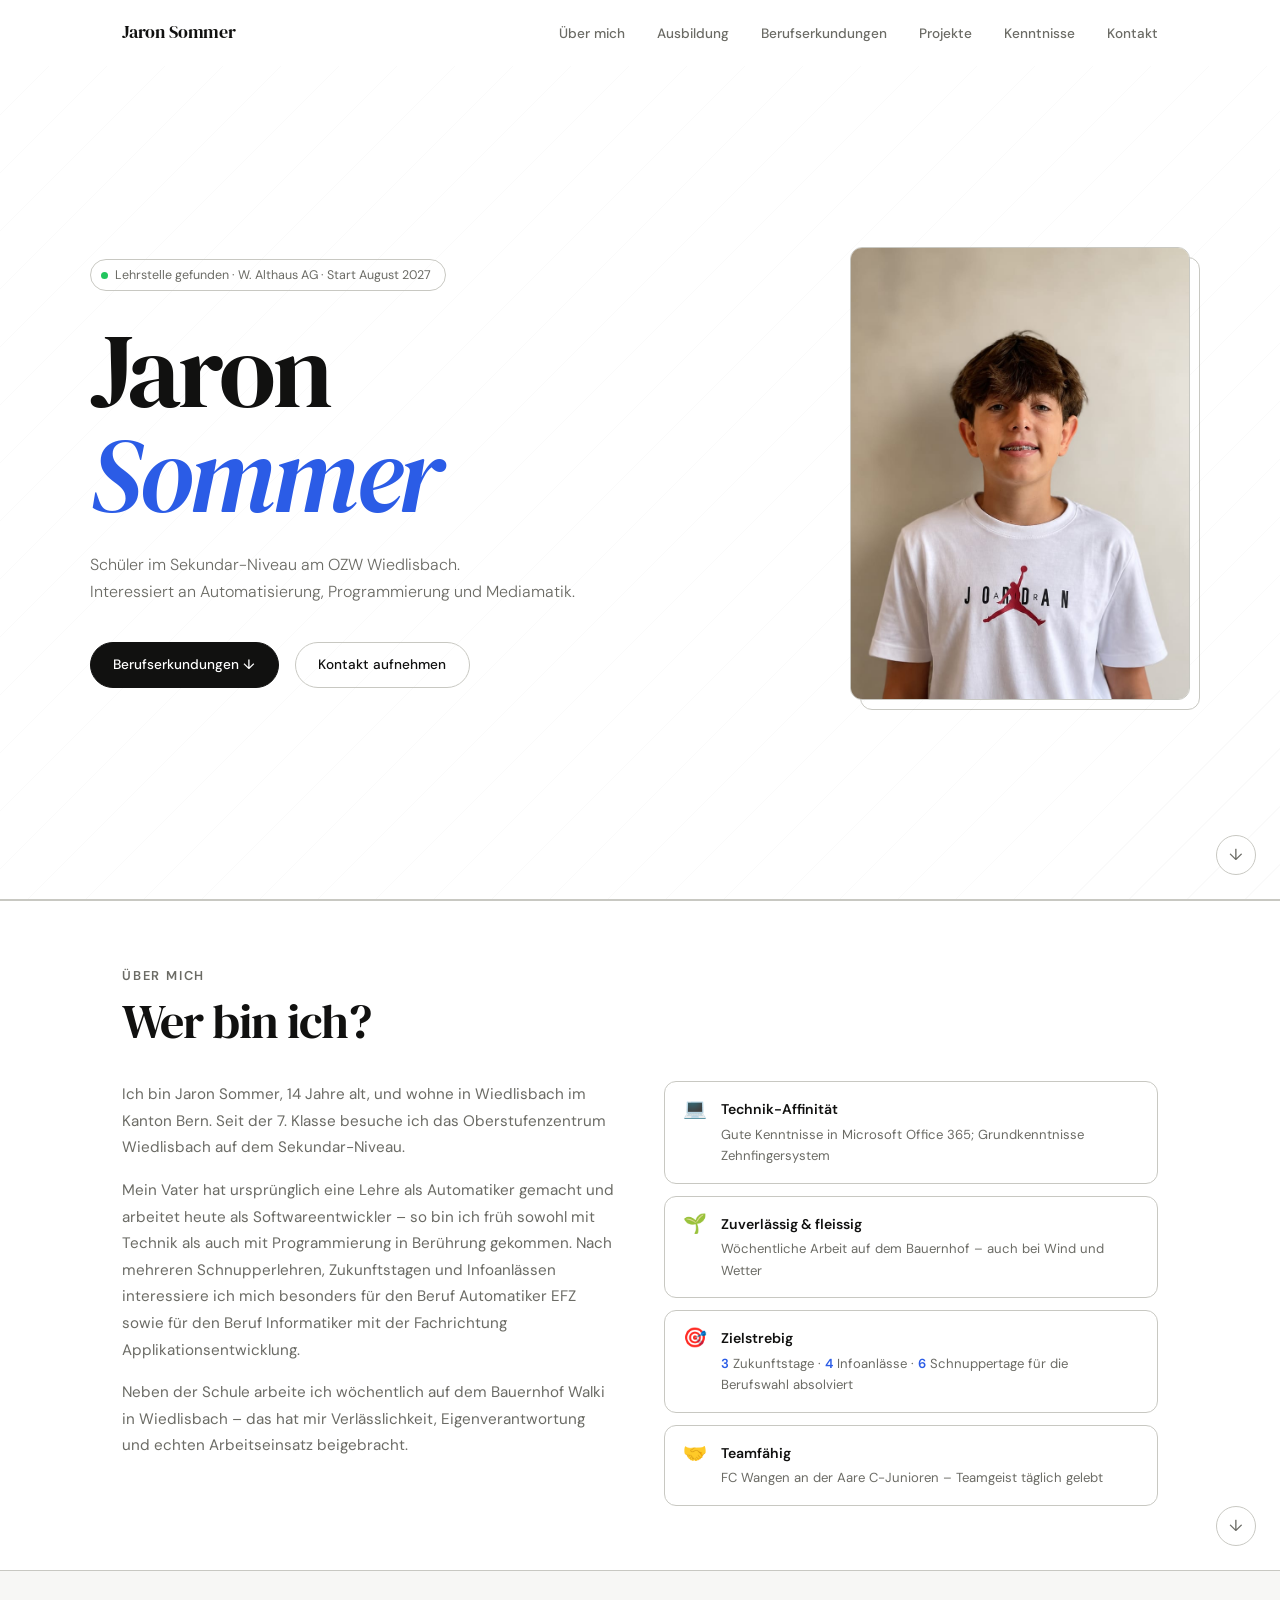
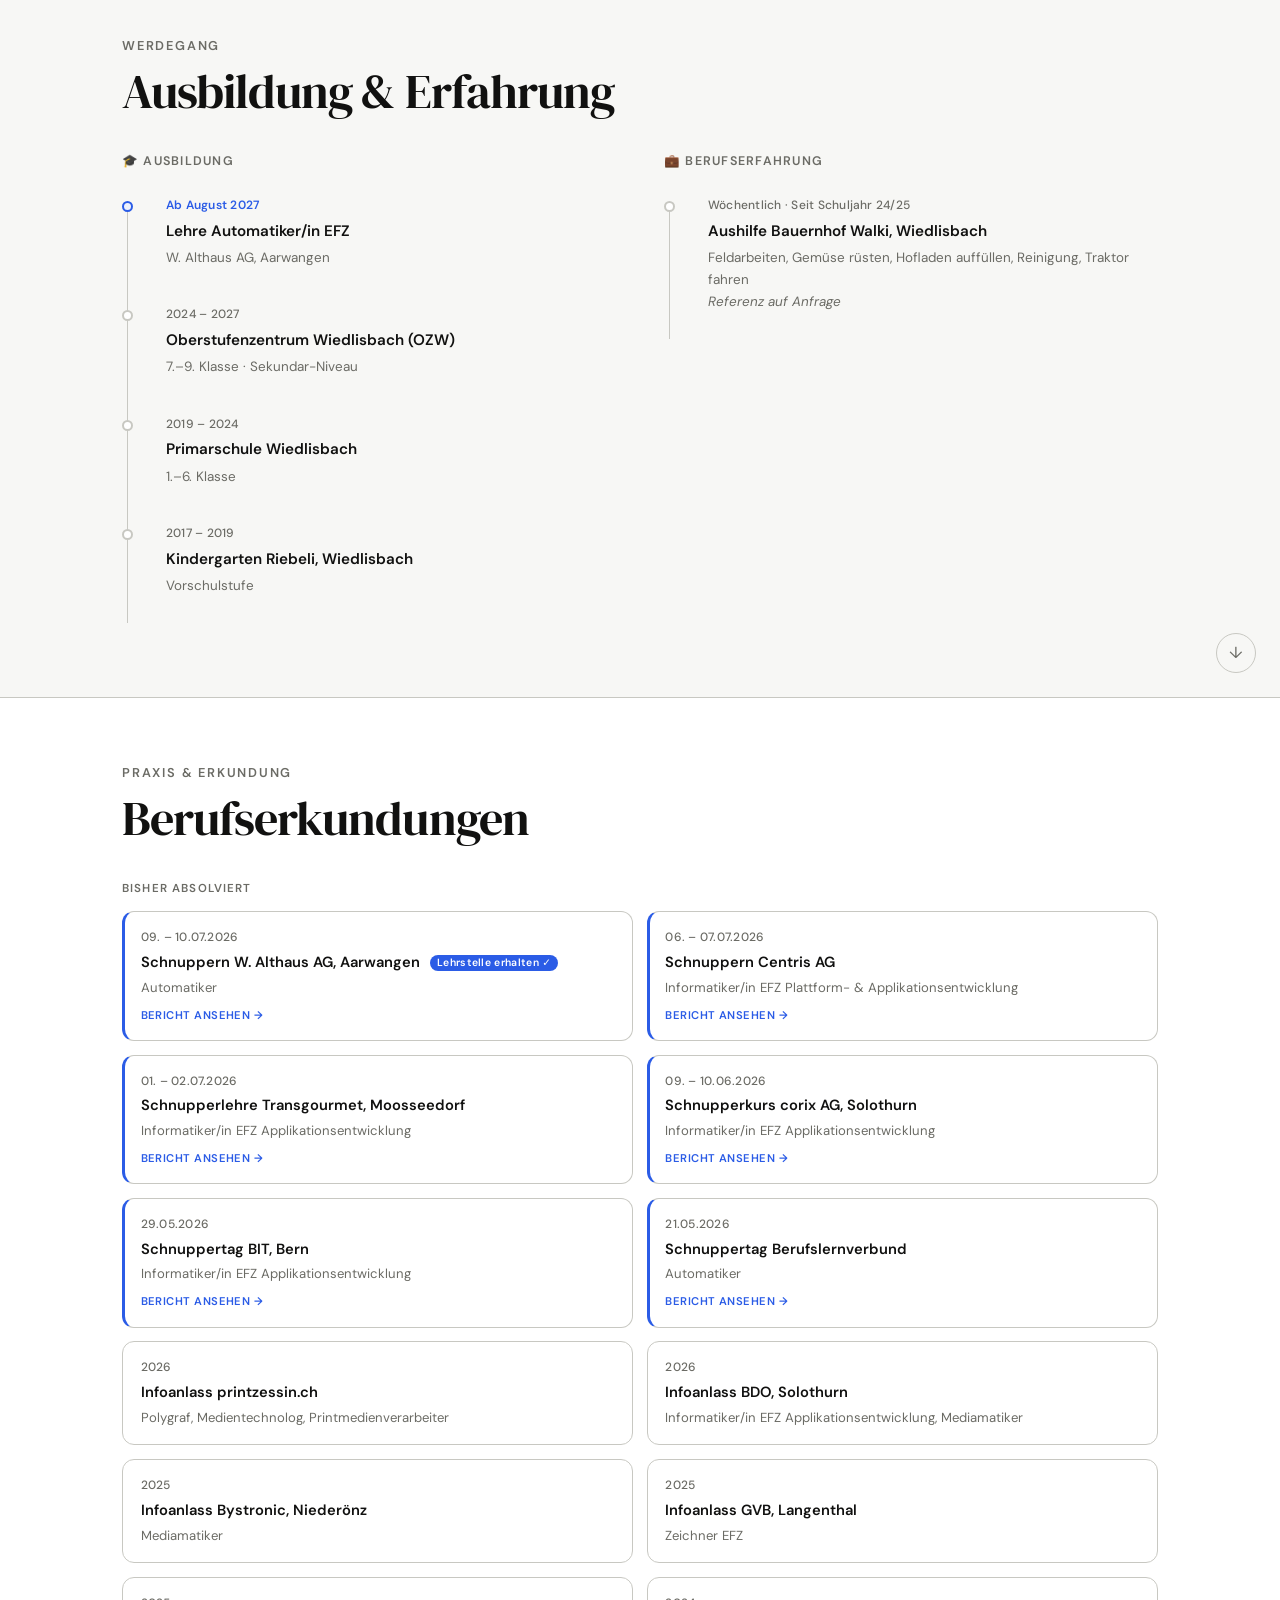
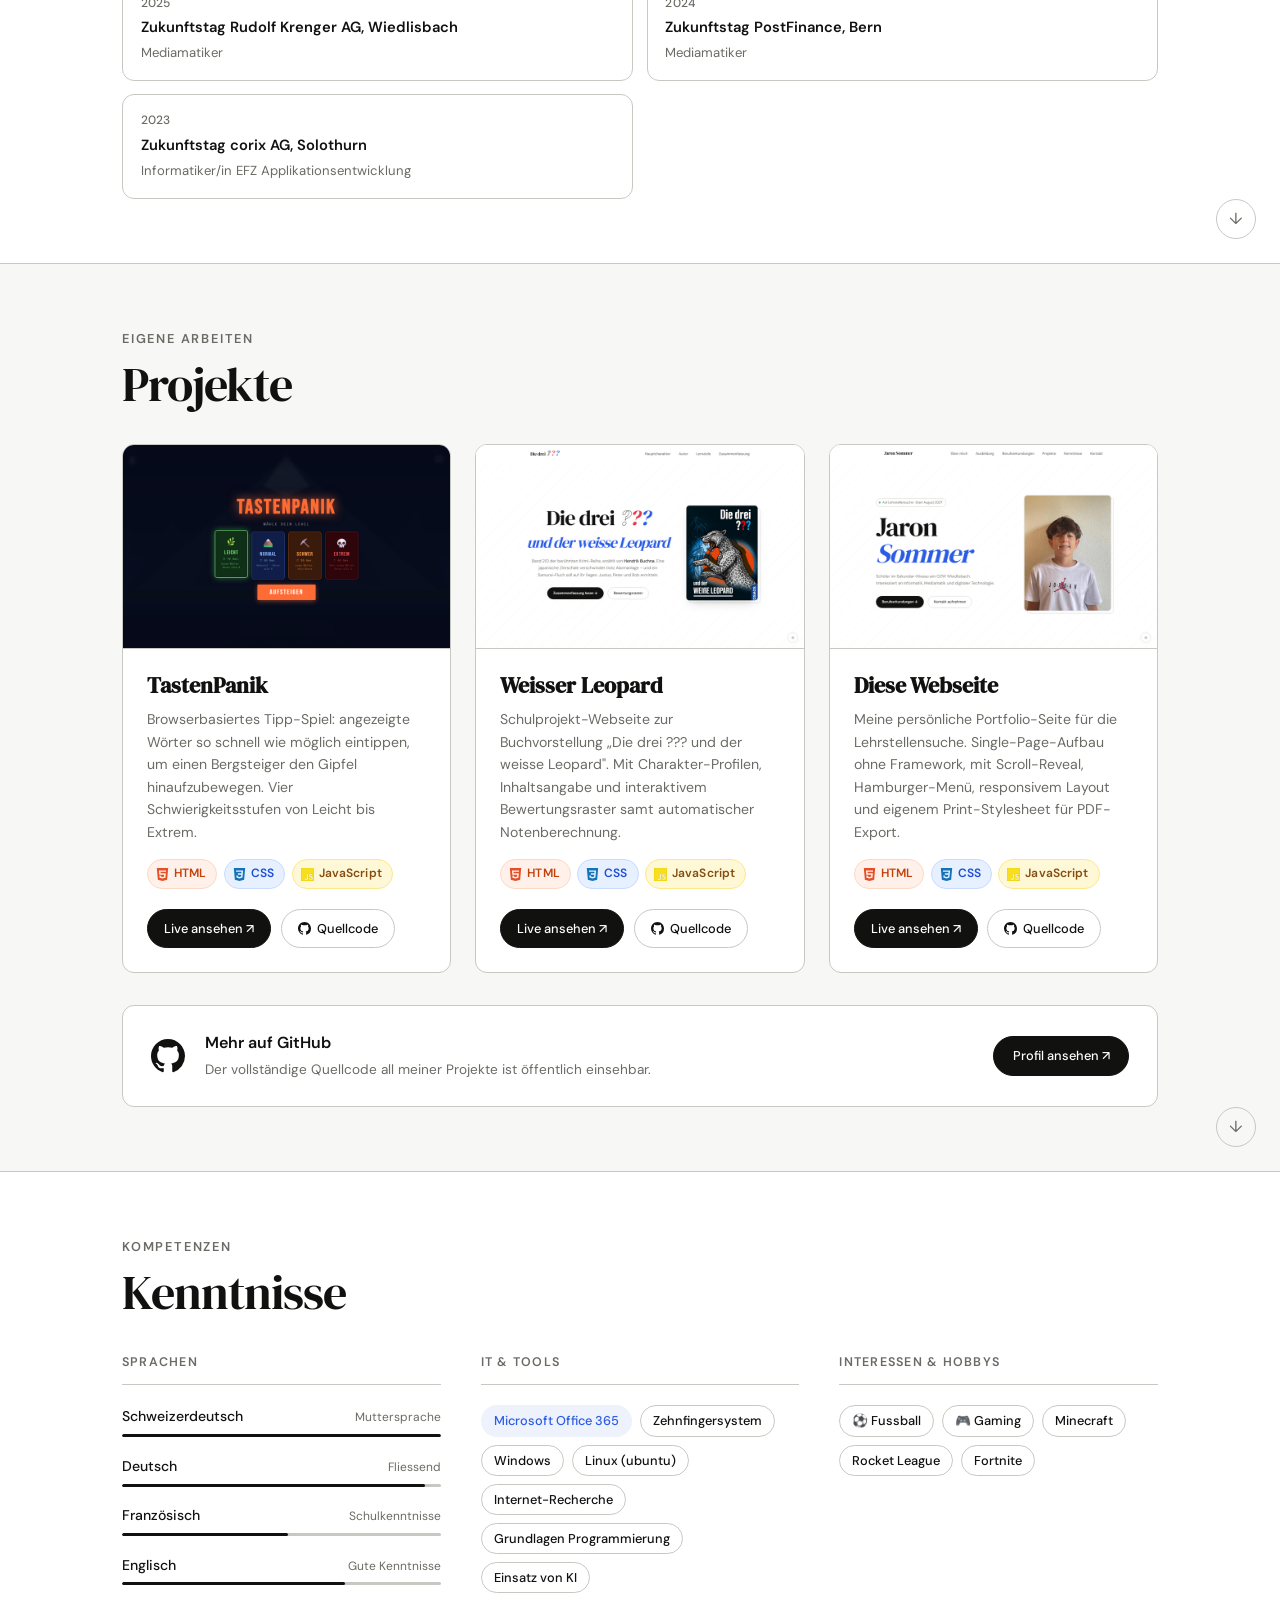
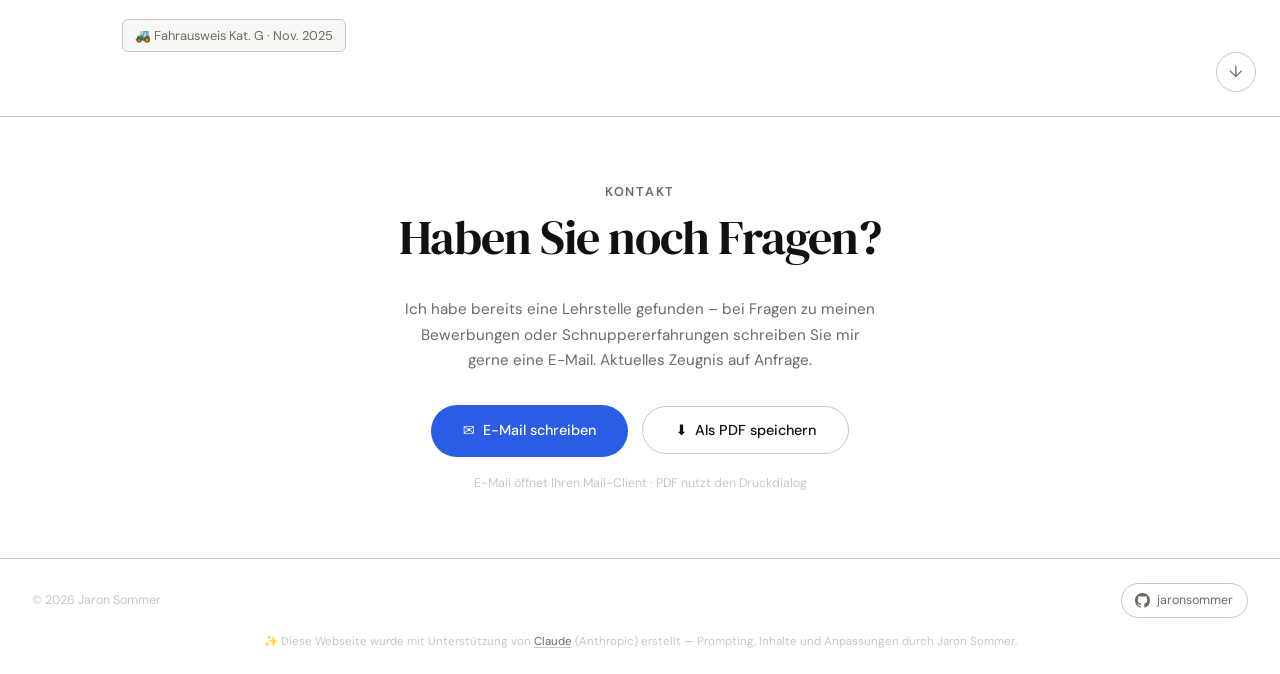
<file: index.html>
<!DOCTYPE html>
<!--
  ============================================================
  Jaron Sommer – Persönliche Portfolio-Webseite
  ============================================================
  Datei:        index.html
  Autor:        Jaron Sommer
  Version:      1.0.0
  Erstellt:     2026
  GitHub Pages: https://jaronsommer.github.io

  Beschreibung:
    Einseitige (Single-Page) Portfolio-Webseite für die
    Lehrstellensuche. Reines HTML/CSS/JS – kein Framework,
    keine Dependencies, keine Build-Tools nötig.

  Dateistruktur:
    index.html   – HTML-Struktur (diese Datei)
    styles.css   – Layout, Farben, Animationen, Print-Stylesheet
    script.js    – Navigation, Scroll-Reveal, Mailto-Link
    favicon.svg  – Browser-Tab-Icon
    images/      – Bilder & Portrait

  Aufbau dieser HTML-Datei:
    1. <head>          – Meta, OG-Tags, Fonts, CSS-Link
    2. #nav            – Fixierte Navigation
    3. #hero           – Einstiegsbereich mit Name & Berufswunsch
    4. #about          – Kurzprofil & Stärken
    5. #education      – Ausbildung & Berufserfahrung (2 Spalten)
    6. #experience     – Berufserkundungen (2-Spalten-Karten)
    7. #projects       – Eigene Webprojekte
    8. #skills         – Kenntnisse, Sprachen, Interessen
    9. #contact        – Kontakt per E-Mail-Button
   10. <footer>        – Copyright & KI-Transparenz-Hinweis
   11. <script src>    – Einbindung script.js
  ============================================================
-->
<html lang="de-CH">
<head>
  <!-- ─────────────────────────────────────────────────────
       META & SEO
       charset:  UTF-8 für Umlaute (ä ö ü)
       viewport: Mobile-first Skalierung
  ───────────────────────────────────────────────────────── -->
  <meta charset="UTF-8" />
  <meta name="viewport" content="width=device-width, initial-scale=1.0" />
  <meta name="description" content="Jaron Sommer – Schüler aus Wiedlisbach (Kanton Bern) hat seine Lehrstelle gefunden: Automatiker/in EFZ bei der W. Althaus AG, Aarwangen. Lehrbeginn August 2027." />
  <meta name="author" content="Jaron Sommer" />
  <link rel="canonical" href="https://jaronsommer.github.io/" />
  <title>Jaron Sommer – Lehrstelle gefunden: Automatiker EFZ bei W. Althaus AG</title>

  <!-- ─────────────────────────────────────────────────────
       FAVICON
       SVG-Icon (kleines "J" auf blauem Grund) – modern,
       skalierungsfrei, kein zusätzliches .ico nötig.
  ───────────────────────────────────────────────────────── -->
  <link rel="icon" type="image/svg+xml" href="favicon.svg" />

  <!-- ─────────────────────────────────────────────────────
       LCP-PRELOAD
       Hero-Portrait ist das groesste sichtbare Element beim
       Laden (Largest Contentful Paint). Preload startet den
       Download frueh – noch vor CSS/Fonts – und verbessert
       die wahrgenommene Ladezeit spuerbar.
  ───────────────────────────────────────────────────────── -->
  <link rel="preload" as="image" href="images/Jaron.jpg" fetchpriority="high" />

  <!-- ─────────────────────────────────────────────────────
       SOCIAL SHARING (Open Graph & Twitter Card)
       Diese Tags steuern die Vorschau, wenn der Link in
       WhatsApp, Teams, LinkedIn, Slack oder per E-Mail
       geteilt wird: Titel, Beschreibung und Vorschaubild.
  ───────────────────────────────────────────────────────── -->
  <meta property="og:type"         content="website" />
  <meta property="og:url"          content="https://jaronsommer.github.io/" />
  <meta property="og:title"        content="Jaron Sommer – Lehrstelle gefunden" />
  <meta property="og:description"  content="Schüler aus Wiedlisbach hat seine Lehrstelle gefunden: Automatiker/in EFZ bei der W. Althaus AG, Aarwangen. Start August 2027." />
  <meta property="og:image"        content="https://jaronsommer.github.io/images/Jaron.jpg" />
  <meta property="og:image:alt"    content="Portrait von Jaron Sommer" />
  <meta property="og:image:width"  content="800" />
  <meta property="og:image:height" content="1067" />
  <meta property="og:locale"       content="de_CH" />

  <meta name="twitter:card"        content="summary_large_image" />
  <meta name="twitter:title"       content="Jaron Sommer – Lehrstelle gefunden" />
  <meta name="twitter:description" content="Schüler aus Wiedlisbach hat seine Lehrstelle gefunden: Automatiker/in EFZ bei der W. Althaus AG, Aarwangen. Start August 2027." />
  <meta name="twitter:image"       content="https://jaronsommer.github.io/images/Jaron.jpg" />

  <!-- ─────────────────────────────────────────────────────
       GOOGLE FONTS
       DM Serif Display – elegante Serifen-Schrift für Titel
       DM Sans          – klare, moderne Schrift für Fliesstext
  ───────────────────────────────────────────────────────── -->
  <link rel="preconnect" href="https://fonts.googleapis.com" />
  <link rel="preconnect" href="https://fonts.gstatic.com" crossorigin />
  <link href="https://fonts.googleapis.com/css2?family=DM+Serif+Display&family=DM+Sans:wght@300;400;500;600&display=swap" rel="stylesheet" />

  <link rel="stylesheet" href="styles.css" />

  <!-- ─────────────────────────────────────────────────────
       STRUKTURIERTE DATEN (JSON-LD, schema.org/Person)
       Hilft Google zu verstehen: Person mit Lehrstelle,
       Wohnort, Beruf, Lehrbetrieb, Sprachen, Kenntnisse.
       Bei Inhalts-Änderungen (Wohnort, Lehrbetrieb) hier
       mitpflegen – muss zum sichtbaren Text passen.
  ───────────────────────────────────────────────────────── -->
  <script type="application/ld+json">
  {
    "@context": "https://schema.org",
    "@type": "Person",
    "name": "Jaron Sommer",
    "url": "https://jaronsommer.github.io/",
    "image": "https://jaronsommer.github.io/images/Jaron.jpg",
    "jobTitle": "Lernender Automatiker/in EFZ (ab August 2027)",
    "description": "Schüler aus Wiedlisbach (Kanton Bern) hat seine Lehrstelle gefunden: Automatiker/in EFZ bei der W. Althaus AG in Aarwangen. Lehrbeginn August 2027.",
    "address": {
      "@type": "PostalAddress",
      "addressLocality": "Wiedlisbach",
      "addressRegion": "Bern",
      "addressCountry": "CH"
    },
    "knowsLanguage": ["gsw", "de", "fr", "en"],
    "knowsAbout": [
      "Automatik",
      "Programmierung",
      "Applikationsentwicklung",
      "Mediamatik",
      "Microsoft Office 365"
    ],
    "worksFor": {
      "@type": "Organization",
      "name": "W. Althaus AG",
      "url": "https://althaus-ag.ch"
    },
    "sameAs": ["https://github.com/jaronsommer"]
  }
  </script>
</head>
<body>

<!-- ══════════════════════════════════════════════════
     NAVIGATION
     - .nav-logo: Link zurück nach oben
     - .nav-links: Anker-Links zu den Sektionen
     - .hamburger: Mobile Menü-Toggle (JS-gesteuert)
══════════════════════════════════════════════════ -->
<nav id="nav" role="navigation" aria-label="Hauptnavigation">
  <div class="nav-inner">
    <a href="#hero" class="nav-logo">Jaron Sommer</a>

    <ul class="nav-links" id="navLinks" role="list">
      <li><a href="#about">Über mich</a></li>
      <li><a href="#education">Ausbildung</a></li>
      <li><a href="#experience">Berufserkundungen </a></li>
      <li><a href="#projects">Projekte</a></li>
      <li><a href="#skills">Kenntnisse</a></li>
      <li><a href="#contact">Kontakt</a></li>
    </ul>

    <!-- Hamburger: drei horizontale Striche -->
    <button class="hamburger" id="burger" aria-label="Menü öffnen" aria-expanded="false">
      <span></span>
      <span></span>
      <span></span>
    </button>
  </div>
</nav>


<!-- ══════════════════════════════════════════════════
     HERO-SEKTION
     Erster Eindruck: Name, Berufswunsch, zwei Buttons.
══════════════════════════════════════════════════ -->
<section id="hero" class="section-wrap" aria-label="Einleitung">
  <a href="#about" class="next-btn" aria-label="Weiter zu: Über mich">↓</a>
  <div class="hero-content">

    <!-- Left column: text -->
    <div class="hero-text">

      <!-- Status-Badge: zeigt Verfügbarkeit an -->
      <div class="hero-badge">
        <span class="hero-badge-dot" aria-hidden="true"></span>
        Lehrstelle gefunden · W. Althaus AG · Start August 2027
      </div>

      <!-- Haupttitel -->
      <h1 class="hero-title">
        Jaron<br />
        <em>Sommer</em>
      </h1>

      <!-- Kurzbeschreibung -->
      <p class="hero-desc">
        Schüler im Sekundar-Niveau am OZW Wiedlisbach.<br />
        Interessiert an Automatisierung, Programmierung und Mediamatik.
      </p>

      <!-- Call-to-Action Buttons -->
      <div class="hero-actions">
        <a href="#experience" class="btn btn-primary">Berufserkundungen ↓</a>
        <a href="#contact"    class="btn btn-outline">Kontakt aufnehmen</a>
      </div>

    </div>

    <!-- Right column: portrait photo -->
    <div class="hero-photo">
      <img src="images/Jaron.jpg" alt="Jaron Sommer" width="800" height="1067" fetchpriority="high" decoding="async" />
    </div>

  </div>
</section>


<hr class="divider" />


<!-- ══════════════════════════════════════════════════
     ÜBER MICH
     Zweispaltig: Kurztext + 4 Stärken-Karten
══════════════════════════════════════════════════ -->
<section id="about" class="section section-wrap reveal" aria-label="Über mich">
  <a href="#education" class="next-btn" aria-label="Weiter zu: Ausbildung">↓</a>
  <div class="container">
    <p class="section-label">Über mich</p>
    <h2>Wer bin ich?</h2>

    <div class="about-grid">

      <!-- Linke Spalte: Freitext -->
      <div class="about-text">
        <p>
          Ich bin Jaron Sommer, 14 Jahre alt, und wohne in Wiedlisbach im Kanton Bern.
          Seit der 7. Klasse besuche ich das Oberstufenzentrum Wiedlisbach auf dem
          Sekundar-Niveau.
        </p>
        <p>
          Mein Vater hat ursprünglich eine Lehre als Automatiker gemacht und arbeitet
          heute als Softwareentwickler – so bin ich früh sowohl mit Technik als auch mit
          Programmierung in Berührung gekommen. Nach mehreren Schnupperlehren, Zukunftstagen
          und Infoanlässen interessiere ich mich besonders für den Beruf Automatiker EFZ
          sowie für den Beruf Informatiker mit der Fachrichtung Applikationsentwicklung.
        </p>
        <p>
          Neben der Schule arbeite ich wöchentlich auf dem Bauernhof Walki in Wiedlisbach –
          das hat mir Verlässlichkeit, Eigenverantwortung und echten Arbeitseinsatz beigebracht.
        </p>
      </div>

      <!-- Rechte Spalte: Stärken -->
      <div class="strength-list">

        <div class="strength-item">
          <span class="strength-icon">💻</span>
          <div>
            <div class="strength-title">Technik-Affinität</div>
            <div class="strength-desc">Gute Kenntnisse in Microsoft Office 365; Grundkenntnisse Zehnfingersystem</div>
          </div>
        </div>

        <div class="strength-item">
          <span class="strength-icon">🌱</span>
          <div>
            <div class="strength-title">Zuverlässig & fleissig</div>
            <div class="strength-desc">Wöchentliche Arbeit auf dem Bauernhof – auch bei Wind und Wetter</div>
          </div>
        </div>

        <div class="strength-item">
          <span class="strength-icon">🎯</span>
          <div>
            <div class="strength-title">Zielstrebig</div>
            <div class="strength-desc" id="strengthCount">Zukunftstage und Infoanlässe für die Berufswahl absolviert</div>
          </div>
        </div>

        <div class="strength-item">
          <span class="strength-icon">🤝</span>
          <div>
            <div class="strength-title">Teamfähig</div>
            <div class="strength-desc">FC Wangen an der Aare C-Junioren – Teamgeist täglich gelebt</div>
          </div>
        </div>

      </div>
    </div>
  </div>
</section>


<hr class="divider" />


<!-- ══════════════════════════════════════════════════
     AUSBILDUNG & ERFAHRUNG
     Zwei Spalten nebeneinander:
       Links:  Schulische Ausbildungs-Timeline
       Rechts: Praktische Berufserfahrung
══════════════════════════════════════════════════ -->
<section id="education" class="section section--alt section-wrap reveal" aria-label="Ausbildung und Erfahrung">
  <a href="#experience" class="next-btn" aria-label="Weiter zu: Berufserkundungen">↓</a>
  <div class="container">
    <p class="section-label">Werdegang</p>
    <h2>Ausbildung & Erfahrung</h2>

    <div class="edu-exp-grid">

      <!-- Linke Spalte: Schulische Ausbildung -->
      <div>
        <p class="exp-col-title">🎓 Ausbildung</p>
        <div class="timeline" role="list">

          <div class="tl-item tl-item--future" role="listitem">
            <div class="tl-dot" aria-hidden="true"></div>
            <div>
              <div class="tl-date">Ab August 2027</div>
              <div class="tl-title">Lehre Automatiker/in EFZ</div>
              <div class="tl-sub">W. Althaus AG, Aarwangen</div>
            </div>
          </div>

          <div class="tl-item" role="listitem">
            <div class="tl-dot" aria-hidden="true"></div>
            <div>
              <div class="tl-date">2024 – 2027</div>
              <div class="tl-title">Oberstufenzentrum Wiedlisbach (OZW)</div>
              <div class="tl-sub">7.–9. Klasse · Sekundar-Niveau</div>
            </div>
          </div>

          <div class="tl-item" role="listitem">
            <div class="tl-dot" aria-hidden="true"></div>
            <div>
              <div class="tl-date">2019 – 2024</div>
              <div class="tl-title">Primarschule Wiedlisbach</div>
              <div class="tl-sub">1.–6. Klasse</div>
            </div>
          </div>

          <div class="tl-item" role="listitem">
            <div class="tl-dot" aria-hidden="true"></div>
            <div>
              <div class="tl-date">2017 – 2019</div>
              <div class="tl-title">Kindergarten Riebeli, Wiedlisbach</div>
              <div class="tl-sub">Vorschulstufe</div>
            </div>
          </div>

        </div>
      </div>

      <!-- Rechte Spalte: Praktische Berufserfahrung -->
      <div>
        <p class="exp-col-title">💼 Berufserfahrung</p>
        <div class="timeline" role="list">
          <div class="tl-item" role="listitem">
            <div class="tl-dot" aria-hidden="true"></div>
            <div>
              <div class="tl-date">Wöchentlich · Seit Schuljahr 24/25</div>
              <div class="tl-title">Aushilfe Bauernhof Walki, Wiedlisbach</div>
              <div class="tl-sub">
                Feldarbeiten, Gemüse rüsten, Hofladen auffüllen,
                Reinigung, Traktor fahren
                <br />
                <em>Referenz auf Anfrage</em>
              </div>
            </div>
          </div>
        </div>
      </div>

    </div>
  </div>
</section>


<hr class="divider" />


<!-- ══════════════════════════════════════════════════
     BERUFSERKUNDUNGEN
     Zweispaltiges Karten-Raster mit Zukunftstagen,
     Infoanlässen und Schnuppertagen.
══════════════════════════════════════════════════ -->
<section id="experience" class="section section-wrap reveal" aria-label="Berufserkundungen">
  <a href="#projects" class="next-btn" aria-label="Weiter zu: Projekte">↓</a>
  <div class="container">
    <p class="section-label">Praxis & Erkundung</p>
    <h2>Berufserkundungen</h2>

    <!-- ── Bereits absolviert (neueste zuerst) ─────── -->
    <h3 class="exploration-list-label">Bisher absolviert</h3>
    <div class="explorations-grid" role="list">

      <!-- Schnuppertage mit Bericht: Click oeffnet <dialog> Modal weiter unten.
           Button-Inhalt = nur phrasing content (<span>), deshalb keine <div>s.
           Wrapper-<div> traegt role="listitem" damit role="list" semantisch sauber bleibt. -->
      <div role="listitem" class="exploration-listitem-contents">
        <button class="exploration-card exploration-card--report"
                type="button"
                data-type="schnupper"
                data-modal-trigger="report-althaus"
                aria-label="Bericht zu Schnuppern W. Althaus AG, Aarwangen oeffnen (Lehrstelle erhalten)">
          <span class="exploration-date">09. – 10.07.2026</span>
          <span class="exploration-title">Schnuppern W. Althaus AG, Aarwangen <span class="exploration-tag-success">Lehrstelle erhalten ✓</span></span>
          <span class="exploration-sub">Automatiker</span>
          <span class="exploration-report-hint" aria-hidden="true">Bericht ansehen →</span>
        </button>
      </div>

      <div role="listitem" class="exploration-listitem-contents">
        <button class="exploration-card exploration-card--report"
                type="button"
                data-type="schnupper"
                data-modal-trigger="report-centris"
                aria-label="Bericht zu Schnuppern Centris AG oeffnen">
          <span class="exploration-date">06. – 07.07.2026</span>
          <span class="exploration-title">Schnuppern Centris AG</span>
          <span class="exploration-sub">Informatiker/in EFZ Plattform- & Applikationsentwicklung</span>
          <span class="exploration-report-hint" aria-hidden="true">Bericht ansehen →</span>
        </button>
      </div>

      <div role="listitem" class="exploration-listitem-contents">
        <button class="exploration-card exploration-card--report"
                type="button"
                data-type="schnupper"
                data-modal-trigger="report-transgourmet"
                aria-label="Bericht zu Schnupperlehre Transgourmet, Moosseedorf oeffnen">
          <span class="exploration-date">01. – 02.07.2026</span>
          <span class="exploration-title">Schnupperlehre Transgourmet, Moosseedorf</span>
          <span class="exploration-sub">Informatiker/in EFZ Applikationsentwicklung</span>
          <span class="exploration-report-hint" aria-hidden="true">Bericht ansehen →</span>
        </button>
      </div>

      <div role="listitem" class="exploration-listitem-contents">
        <button class="exploration-card exploration-card--report"
                type="button"
                data-type="schnupper"
                  data-modal-trigger="report-corix"
                aria-label="Bericht zu Schnupperkurs corix AG, Solothurn oeffnen">
          <span class="exploration-date">09. – 10.06.2026</span>
          <span class="exploration-title">Schnupperkurs corix AG, Solothurn</span>
          <span class="exploration-sub">Informatiker/in EFZ Applikationsentwicklung</span>
          <span class="exploration-report-hint" aria-hidden="true">Bericht ansehen →</span>
        </button>
      </div>

      <div role="listitem" class="exploration-listitem-contents">
        <button class="exploration-card exploration-card--report"
                type="button"
                data-type="schnupper"
                data-modal-trigger="report-bit"
                aria-label="Bericht zu Schnuppertag BIT, Bern oeffnen">
          <span class="exploration-date">29.05.2026</span>
          <span class="exploration-title">Schnuppertag BIT, Bern</span>
          <span class="exploration-sub">Informatiker/in EFZ Applikationsentwicklung</span>
          <span class="exploration-report-hint" aria-hidden="true">Bericht ansehen →</span>
        </button>
      </div>

      <div role="listitem" class="exploration-listitem-contents">
        <button class="exploration-card exploration-card--report"
                type="button"
                data-type="schnupper"
                data-modal-trigger="report-berufslernverbund"
                aria-label="Bericht zu Schnuppertag Berufslernverbund oeffnen">
          <span class="exploration-date">21.05.2026</span>
          <span class="exploration-title">Schnuppertag Berufslernverbund</span>
          <span class="exploration-sub">Automatiker</span>
          <span class="exploration-report-hint" aria-hidden="true">Bericht ansehen →</span>
        </button>
      </div>

      <div class="exploration-card" data-type="infoanlass" role="listitem">
        <div class="exploration-date">2026</div>
        <div class="exploration-title">Infoanlass printzessin.ch</div>
        <div class="exploration-sub">Polygraf, Medientechnolog, Printmedienverarbeiter</div>
      </div>

      <div class="exploration-card" role="listitem">
        <div class="exploration-date">2026</div>
        <div class="exploration-title">Infoanlass BDO, Solothurn</div>
        <div class="exploration-sub">Informatiker/in EFZ Applikationsentwicklung, Mediamatiker</div>
      </div>

      <div class="exploration-card" role="listitem">
        <div class="exploration-date">2025</div>
        <div class="exploration-title">Infoanlass Bystronic, Niederönz</div>
        <div class="exploration-sub">Mediamatiker</div>
      </div>

      <div class="exploration-card" role="listitem">
        <div class="exploration-date">2025</div>
        <div class="exploration-title">Infoanlass GVB, Langenthal</div>
        <div class="exploration-sub">Zeichner EFZ</div>
      </div>

      <div class="exploration-card" role="listitem">
        <div class="exploration-date">2025</div>
        <div class="exploration-title">Zukunftstag Rudolf Krenger AG, Wiedlisbach</div>
        <div class="exploration-sub">Mediamatiker</div>
      </div>

      <div class="exploration-card" role="listitem">
        <div class="exploration-date">2024</div>
        <div class="exploration-title">Zukunftstag PostFinance, Bern</div>
        <div class="exploration-sub">Mediamatiker</div>
      </div>

      <div class="exploration-card" role="listitem">
        <div class="exploration-date">2023</div>
        <div class="exploration-title">Zukunftstag corix AG, Solothurn</div>
        <div class="exploration-sub">Informatiker/in EFZ Applikationsentwicklung</div>
      </div>

    </div>

    <!-- ── Schnupperbericht-Modal (native <dialog>) ──
         Wird per Click auf [data-modal-trigger] geöffnet.
         Im Druck (@media print) inline als Bericht-Panel
         dargestellt, damit Lehrbetriebe ihn auf dem
         Ausdruck mitbekommen.
    ──────────────────────────────────────────────── -->
    <dialog id="report-althaus" class="report-modal" aria-labelledby="report-althaus-title">
      <button type="button" class="report-modal-close" aria-label="Bericht schliessen">×</button>
      <article>
        <p class="report-modal-eyebrow">09. – 10.07.2026 · Schnuppern · Automatiker</p>
        <h3 id="report-althaus-title">W. Althaus AG, Aarwangen</h3>
        <ul class="report-highlights">
          <li>SPS für eine Hochregallager-Steuerung programmiert</li>
          <li>Schaltplan mit eCAD gezeichnet und auf einer Steckplatte aufgebaut</li>
          <li>Steuerungsaufgaben mit Pumpensteuerung und Pneumatik gelöst</li>
          <li>Schaltkasten in der Produktion verdrahtet</li>
        </ul>
        <p class="report-description">
          An meinen zwei Schnuppertagen bei der W. Althaus AG in Aarwangen habe ich den Beruf Automatiker kennengelernt. Der erste Tag fand am Hauptsitz statt: Nach der Begrüssung und einer Sicherheitsschulung mit den Regeln für das Arbeiten im Betrieb und das Verhalten bei Feueralarm löste ich auf der Hardware-Seite Steuerungsaufgaben rund um eine Pumpensteuerung und Pneumatik. Auf der Software-Seite programmierte ich eine SPS für die Steuerung eines Hochregallagers. Beim Schemazeichnen zeichnete ich mit eCAD einen eigenen Schaltplan und steckte ihn anschliessend auf einer Platte nach — dazu gab es eine Demo, was eCAD alles kann. Den zweiten Tag verbrachte ich in der Produktion, wo ich einen Schaltkasten verdrahtete, bevor die zwei Tage mit einem Schlussgespräch abgerundet wurden. Es hat mir sehr gut gefallen: Die Aufgaben waren sehr abwechslungsreich und das Team war sehr cool.
        </p>
        <a href="https://althaus-ag.ch" target="_blank" rel="noopener noreferrer" class="report-modal-link">althaus-ag.ch ↗</a>
      </article>
    </dialog>

    <dialog id="report-centris" class="report-modal" aria-labelledby="report-centris-title">
      <button type="button" class="report-modal-close" aria-label="Bericht schliessen">×</button>
      <article>
        <p class="report-modal-eyebrow">06. – 07.07.2026 · Schnuppern · Informatiker/in EFZ Plattform- & Applikationsentwicklung</p>
        <h3 id="report-centris-title">Centris AG</h3>
        <ul class="report-highlights">
          <li>Aufbau eines PCs angeschaut und Grundlagen der Plattformentwicklung kennengelernt</li>
          <li>Programmierübungen mit Schildkröten-Grafik gelöst</li>
          <li>Eigene Webseite mit HTML und CSS erstellt (Tabellen, Bilder, Textformatierungen)</li>
        </ul>
        <p class="report-description">
          An meinen zwei Schnuppertagen bei der Centris AG habe ich beide Fachrichtungen des Informatikerberufs kennengelernt. Der erste Tag stand im Zeichen der Plattformentwicklung: Wir schauten uns den Aufbau eines PCs an und lernten die Grundlagen dieser Fachrichtung kennen. Am zweiten Tag ging es um die Applikationsentwicklung. Nach einer Einführung in die Basics löste ich Programmierübungen mit Schildkröten-Grafik und programmierte anschliessend über den Tag verteilt eine eigene Webseite mit HTML und CSS — mit Tabellen, Bildern und verschiedenen Textformatierungen. Besonders gefallen hat mir das Programmieren dieser einfachen Webseite.
        </p>
        <a href="https://www.centrisag.ch" target="_blank" rel="noopener noreferrer" class="report-modal-link">centrisag.ch ↗</a>
      </article>
    </dialog>

    <dialog id="report-transgourmet" class="report-modal" aria-labelledby="report-transgourmet-title">
      <button type="button" class="report-modal-close" aria-label="Bericht schliessen">×</button>
      <article>
        <p class="report-modal-eyebrow">01. – 02.07.2026 · Schnupperlehre · Informatiker/in EFZ Applikationsentwicklung</p>
        <h3 id="report-transgourmet-title">Transgourmet, Moosseedorf</h3>
        <ul class="report-highlights">
          <li>Roboter «Karel» durch immer schwierigere Parcours gesteuert</li>
          <li>Eigene Webseite mit HTML erstellt (Bilder, Links, Tabellen)</li>
          <li>Rundgang durch das Unternehmen und Einblick in den Beruf</li>
        </ul>
        <p class="report-description">
          An meiner zweitägigen Schnupperlehre bei Transgourmet in Moosseedorf habe ich den Beruf Applikationsentwickler kennengelernt. Nach einer herzlichen Begrüssung und einer Vorstellungsrunde erhielten wir Informationen über das Unternehmen und machten einen Rundgang durch den Betrieb. Danach lernten wir den Beruf genauer kennen. Besonders spannend fand ich die Übung mit dem Roboter «Karel», den wir mit verschiedenen Befehlen durch immer schwierigere Parcours steuern mussten. Am zweiten Tag arbeiteten wir weiter an den Karel-Aufgaben und erstellten anschliessend mit HTML eine eigene Webseite mit Bildern, Links und Tabellen, bevor es zum Abschluss eine Feedbackrunde gab. Die Übungen waren abwechslungsreich und die Erklärungen der Berufsbildner verständlich und hilfreich. Insgesamt hat mir die Schnupperlehre einen guten Einblick in den Beruf gegeben und mein Interesse an der Applikationsentwicklung weiter gestärkt.
        </p>
        <a href="https://www.transgourmet.ch" target="_blank" rel="noopener noreferrer" class="report-modal-link">transgourmet.ch ↗</a>
      </article>
    </dialog>

    <dialog id="report-corix" class="report-modal" aria-labelledby="report-corix-title">
      <button type="button" class="report-modal-close" aria-label="Bericht schliessen">×</button>
      <article>
        <p class="report-modal-eyebrow">09. – 10.06.2026 · Schnupperkurs · Informatiker/in EFZ Applikationsentwicklung</p>
        <h3 id="report-corix-title">corix AG, Solothurn</h3>
        <ul class="report-highlights">
          <li>Meteoriten-Spiel mit Scratch programmiert</li>
          <li>Formen und Farben mit Processing gestaltet</li>
          <li>Roboter zum Fahren und Sprechen programmiert</li>
          <li>Einblick in Ausbildung, Berufsschule und überbetriebliche Kurse</li>
        </ul>
        <p class="report-description">
          An meinem zweitägigen Schnupperkurs bei der corix AG in Solothurn habe ich den Beruf Informatiker/in EFZ Applikationsentwicklung kennengelernt. Nach einem Rundgang durch das Gebäude programmierte ich am ersten Tag ein Meteoriten-Spiel mit <a href="https://scratch.mit.edu/" target="_blank" rel="noopener noreferrer">Scratch</a>, gestaltete ein Verkaufsplakat für ein T-Shirt und löste erste Aufgaben mit <a href="https://processing.org/" target="_blank" rel="noopener noreferrer">Processing</a>, bei denen ich Formen und Farben veränderte. Am zweiten Tag vertiefte ich die Arbeit mit Processing und programmierte einen Roboter, der fährt und spricht. Ausserdem erhielt ich einen Einblick in die Ausbildung, die Berufsschule und die überbetrieblichen Kurse (ÜK). Das Team war durchwegs freundlich und hilfsbereit — der Schnupperkurs hat mir grossen Spass gemacht.
        </p>
        <a href="https://www.corix.ch" target="_blank" rel="noopener noreferrer" class="report-modal-link">corix.ch ↗</a>
      </article>
    </dialog>

    <dialog id="report-bit" class="report-modal" aria-labelledby="report-bit-title">
      <button type="button" class="report-modal-close" aria-label="Bericht schliessen">×</button>
      <article>
        <p class="report-modal-eyebrow">29.05.2026 · Schnuppertag · Informatiker/in EFZ Applikationsentwicklung</p>
        <h3 id="report-bit-title">BIT, Bern</h3>
        <ul class="report-highlights">
          <li>Handy-App zur Notendurchschnitt-Berechnung programmiert</li>
          <li>Erste Erfahrung mit React Native und Expo</li>
          <li>Betriebsbesichtigung des Bundesamts für Informatik und Telekommunikation</li>
        </ul>
        <p class="report-description">
          An meinem Schnuppertag beim Bundesamt für Informatik und Telekommunikation (BIT) habe ich den Beruf Informatiker/in EFZ Applikationsentwicklung kennengelernt. Ich durfte eine eigene Handy-App programmieren, die aus den Noten mehrerer Fächer den Notendurchschnitt berechnet. Dabei habe ich erstmals mit React Native und Expo gearbeitet und einen Einblick in die plattformübergreifende App-Entwicklung erhalten. Ergänzend gab es eine Betriebsbesichtigung, bei der ich einen Eindruck vom Arbeitsalltag und den Aufgaben des BIT bekommen habe.
        </p>
        <a href="https://www.bit.admin.ch/de" target="_blank" rel="noopener noreferrer" class="report-modal-link">bit.admin.ch ↗</a>
      </article>
    </dialog>

    <dialog id="report-berufslernverbund" class="report-modal" aria-labelledby="report-berufslernverbund-title">
      <button type="button" class="report-modal-close" aria-label="Bericht schliessen">×</button>
      <article>
        <p class="report-modal-eyebrow">21.05.2026 · Schnuppertag · Automatiker</p>
        <h3 id="report-berufslernverbund-title">Berufslernverbund</h3>
        <ul class="report-highlights">
          <li>Gameboy zusammengebaut</li>
          <li>Erstmals gelötet</li>
          <li>Kabel konfektioniert</li>
        </ul>
        <p class="report-description">
          An meinem Schnuppertag im Berufslernverbund habe ich den Beruf Automatiker kennengelernt und einen funktionsfähigen Gameboy von Grund auf gebaut. Dabei habe ich zum ersten Mal gelötet, Kabel konfektioniert und die einzelnen Bauteile zu einem fertigen Gerät zusammengesetzt.
        </p>
        <figure class="report-figure">
          <img src="images/gameboy.jpeg" alt="Selbst zusammengebauter Gameboy mit gelöteten Komponenten" width="800" height="1067" loading="lazy" decoding="async" />
        </figure>
        <a href="https://berufslernverbund.ch/" target="_blank" rel="noopener noreferrer" class="report-modal-link">berufslernverbund.ch ↗</a>
      </article>
    </dialog>

  </div>
</section>


<hr class="divider" />


<!-- ══════════════════════════════════════════════════
     PROJEKTE
     Eigene Webprojekte aus Schule & Freizeit.
     Jede Karte zeigt Beschreibung, Tech-Stack und Links
     zur Live-Demo (GitHub Pages) sowie zum Quellcode.
══════════════════════════════════════════════════ -->
<section id="projects" class="section section--alt section-wrap reveal" aria-label="Projekte">
  <a href="#skills" class="next-btn" aria-label="Weiter zu: Kenntnisse">↓</a>
  <div class="container">
    <p class="section-label">Eigene Arbeiten</p>
    <h2>Projekte</h2>

    <div class="projects-grid">

      <!-- Projekt 1: TastenPanik -->
      <article class="project-card">
        <a href="https://jaronsommer.github.io/TastenPanik/" class="project-media" target="_blank" rel="noopener noreferrer" aria-label="Live-Demo TastenPanik öffnen">
          <img src="images/tastenpanik.png" alt="Screenshot von TastenPanik – Level-Auswahl mit vier Karten" width="800" height="500" loading="lazy" decoding="async" />
          <span class="project-media-overlay">Live ansehen ↗</span>
        </a>
        <div class="project-body">
          <div class="project-head">
            <h3 class="project-title">TastenPanik</h3>
          </div>
          <p class="project-desc">
            Browserbasiertes Tipp-Spiel: angezeigte Wörter so schnell wie möglich
            eintippen, um einen Bergsteiger den Gipfel hinaufzubewegen. Vier
            Schwierigkeitsstufen von Leicht bis Extrem.
          </p>
          <div class="project-tags">
            <span class="tech-badge tech-badge--html">
              <svg viewBox="0 0 24 24" aria-hidden="true"><path d="M1.5 0h21l-1.91 21.563L11.977 24l-8.564-2.438L1.5 0zm7.031 9.75l-.232-2.718 10.059.003.23-2.622L5.412 4.41l.698 8.01h9.126l-.326 3.426-2.91.804-2.955-.81-.188-2.11H6.248l.33 4.171L12 19.351l5.379-1.443.744-8.157H8.531z"/></svg>
              HTML
            </span>
            <span class="tech-badge tech-badge--css">
              <svg viewBox="0 0 24 24" aria-hidden="true"><path d="M1.5 0h21l-1.91 21.563L11.977 24l-8.565-2.438L1.5 0zm17.09 4.413L5.41 4.41l.213 2.622 10.125.002-.255 2.716h-6.64l.24 2.573h6.182l-.366 3.523-2.91.804-2.956-.81-.188-2.11h-2.61l.29 3.855L12 19.288l5.373-1.53L18.59 4.414z"/></svg>
              CSS
            </span>
            <span class="tech-badge tech-badge--js">
              <svg viewBox="0 0 24 24" aria-hidden="true"><path d="M0 0h24v24H0V0zm22.034 18.276c-.175-1.095-.888-2.015-3.003-2.873-.736-.345-1.554-.585-1.797-1.14-.091-.33-.105-.51-.046-.705.15-.646.915-.84 1.515-.66.39.12.75.42.976.9 1.034-.676 1.034-.676 1.755-1.125-.27-.42-.404-.601-.586-.78-.63-.705-1.469-1.065-2.834-1.034l-.705.089c-.676.165-1.32.525-1.71 1.005-1.14 1.291-.811 3.541.569 4.471 1.365 1.02 3.361 1.244 3.616 2.205.24 1.17-.87 1.545-1.966 1.41-.811-.18-1.26-.586-1.755-1.336l-1.83 1.051c.21.48.45.689.81 1.109 1.74 1.756 6.09 1.666 6.871-1.004.029-.09.24-.705.074-1.65l.046.067zm-8.983-7.245h-2.248c0 1.938-.009 3.864-.009 5.805 0 1.232.063 2.363-.138 2.711-.33.689-1.18.601-1.566.48-.396-.196-.597-.466-.83-.855-.063-.105-.11-.196-.127-.196l-1.825 1.125c.305.63.75 1.172 1.324 1.517.855.51 2.004.675 3.207.405.783-.226 1.458-.691 1.811-1.411.51-.93.402-2.07.397-3.346.012-2.054 0-4.109 0-6.179l.004-.056z"/></svg>
              JavaScript
            </span>
          </div>
          <div class="project-links">
            <a href="https://jaronsommer.github.io/TastenPanik/" class="project-link project-link--primary" target="_blank" rel="noopener noreferrer">
              Live ansehen ↗
            </a>
            <a href="https://github.com/jaronsommer/TastenPanik" class="project-link" target="_blank" rel="noopener noreferrer">
              <svg width="13" height="13" viewBox="0 0 16 16" fill="currentColor" aria-hidden="true">
                <path d="M8 0C3.58 0 0 3.58 0 8c0 3.54 2.29 6.53 5.47 7.59.4.07.55-.17.55-.38 0-.19-.01-.82-.01-1.49-2.01.37-2.53-.49-2.69-.94-.09-.23-.48-.94-.82-1.13-.28-.15-.68-.52-.01-.53.63-.01 1.08.58 1.23.82.72 1.21 1.87.87 2.33.66.07-.52.28-.87.51-1.07-1.78-.2-3.64-.89-3.64-3.95 0-.87.31-1.59.82-2.15-.08-.2-.36-1.02.08-2.12 0 0 .67-.21 2.2.82.64-.18 1.32-.27 2-.27.68 0 1.36.09 2 .27 1.53-1.04 2.2-.82 2.2-.82.44 1.1.16 1.92.08 2.12.51.56.82 1.27.82 2.15 0 3.07-1.87 3.75-3.65 3.95.29.25.54.73.54 1.48 0 1.07-.01 1.93-.01 2.2 0 .21.15.46.55.38A8.013 8.013 0 0016 8c0-4.42-3.58-8-8-8z"/>
              </svg>
              Quellcode
            </a>
          </div>
        </div>
      </article>

      <!-- Projekt 2: weisserLeopard -->
      <article class="project-card">
        <a href="https://jaronsommer.github.io/weisserLeopard/" class="project-media" target="_blank" rel="noopener noreferrer" aria-label="Live-Demo Weisser Leopard öffnen">
          <img src="images/weisser-leopard.png" alt="Screenshot der Webseite ‚Die drei ??? und der weisse Leopard‘" width="800" height="500" loading="lazy" decoding="async" />
          <span class="project-media-overlay">Live ansehen ↗</span>
        </a>
        <div class="project-body">
          <div class="project-head">
            <h3 class="project-title">Weisser Leopard</h3>
          </div>
          <p class="project-desc">
            Schulprojekt-Webseite zur Buchvorstellung „Die drei ??? und der weisse
            Leopard". Mit Charakter-Profilen, Inhaltsangabe und interaktivem
            Bewertungsraster samt automatischer Notenberechnung.
          </p>
          <div class="project-tags">
            <span class="tech-badge tech-badge--html">
              <svg viewBox="0 0 24 24" aria-hidden="true"><path d="M1.5 0h21l-1.91 21.563L11.977 24l-8.564-2.438L1.5 0zm7.031 9.75l-.232-2.718 10.059.003.23-2.622L5.412 4.41l.698 8.01h9.126l-.326 3.426-2.91.804-2.955-.81-.188-2.11H6.248l.33 4.171L12 19.351l5.379-1.443.744-8.157H8.531z"/></svg>
              HTML
            </span>
            <span class="tech-badge tech-badge--css">
              <svg viewBox="0 0 24 24" aria-hidden="true"><path d="M1.5 0h21l-1.91 21.563L11.977 24l-8.565-2.438L1.5 0zm17.09 4.413L5.41 4.41l.213 2.622 10.125.002-.255 2.716h-6.64l.24 2.573h6.182l-.366 3.523-2.91.804-2.956-.81-.188-2.11h-2.61l.29 3.855L12 19.288l5.373-1.53L18.59 4.414z"/></svg>
              CSS
            </span>
            <span class="tech-badge tech-badge--js">
              <svg viewBox="0 0 24 24" aria-hidden="true"><path d="M0 0h24v24H0V0zm22.034 18.276c-.175-1.095-.888-2.015-3.003-2.873-.736-.345-1.554-.585-1.797-1.14-.091-.33-.105-.51-.046-.705.15-.646.915-.84 1.515-.66.39.12.75.42.976.9 1.034-.676 1.034-.676 1.755-1.125-.27-.42-.404-.601-.586-.78-.63-.705-1.469-1.065-2.834-1.034l-.705.089c-.676.165-1.32.525-1.71 1.005-1.14 1.291-.811 3.541.569 4.471 1.365 1.02 3.361 1.244 3.616 2.205.24 1.17-.87 1.545-1.966 1.41-.811-.18-1.26-.586-1.755-1.336l-1.83 1.051c.21.48.45.689.81 1.109 1.74 1.756 6.09 1.666 6.871-1.004.029-.09.24-.705.074-1.65l.046.067zm-8.983-7.245h-2.248c0 1.938-.009 3.864-.009 5.805 0 1.232.063 2.363-.138 2.711-.33.689-1.18.601-1.566.48-.396-.196-.597-.466-.83-.855-.063-.105-.11-.196-.127-.196l-1.825 1.125c.305.63.75 1.172 1.324 1.517.855.51 2.004.675 3.207.405.783-.226 1.458-.691 1.811-1.411.51-.93.402-2.07.397-3.346.012-2.054 0-4.109 0-6.179l.004-.056z"/></svg>
              JavaScript
            </span>
          </div>
          <div class="project-links">
            <a href="https://jaronsommer.github.io/weisserLeopard/" class="project-link project-link--primary" target="_blank" rel="noopener noreferrer">
              Live ansehen ↗
            </a>
            <a href="https://github.com/jaronsommer/weisserLeopard" class="project-link" target="_blank" rel="noopener noreferrer">
              <svg width="13" height="13" viewBox="0 0 16 16" fill="currentColor" aria-hidden="true">
                <path d="M8 0C3.58 0 0 3.58 0 8c0 3.54 2.29 6.53 5.47 7.59.4.07.55-.17.55-.38 0-.19-.01-.82-.01-1.49-2.01.37-2.53-.49-2.69-.94-.09-.23-.48-.94-.82-1.13-.28-.15-.68-.52-.01-.53.63-.01 1.08.58 1.23.82.72 1.21 1.87.87 2.33.66.07-.52.28-.87.51-1.07-1.78-.2-3.64-.89-3.64-3.95 0-.87.31-1.59.82-2.15-.08-.2-.36-1.02.08-2.12 0 0 .67-.21 2.2.82.64-.18 1.32-.27 2-.27.68 0 1.36.09 2 .27 1.53-1.04 2.2-.82 2.2-.82.44 1.1.16 1.92.08 2.12.51.56.82 1.27.82 2.15 0 3.07-1.87 3.75-3.65 3.95.29.25.54.73.54 1.48 0 1.07-.01 1.93-.01 2.2 0 .21.15.46.55.38A8.013 8.013 0 0016 8c0-4.42-3.58-8-8-8z"/>
              </svg>
              Quellcode
            </a>
          </div>
        </div>
      </article>

      <!-- Projekt 3: Diese Portfolio-Webseite -->
      <article class="project-card">
        <a href="https://jaronsommer.github.io/" class="project-media" target="_blank" rel="noopener noreferrer" aria-label="Live-Demo Portfolio öffnen">
          <img src="images/portfolio.png" alt="Screenshot der Portfolio-Webseite mit Hero und Portrait" width="800" height="500" loading="lazy" decoding="async" />
          <span class="project-media-overlay">Live ansehen ↗</span>
        </a>
        <div class="project-body">
          <div class="project-head">
            <h3 class="project-title">Diese Webseite</h3>
          </div>
          <p class="project-desc">
            Meine persönliche Portfolio-Seite für die Lehrstellensuche.
            Single-Page-Aufbau ohne Framework, mit Scroll-Reveal, Hamburger-Menü,
            responsivem Layout und eigenem Print-Stylesheet für PDF-Export.
          </p>
          <div class="project-tags">
            <span class="tech-badge tech-badge--html">
              <svg viewBox="0 0 24 24" aria-hidden="true"><path d="M1.5 0h21l-1.91 21.563L11.977 24l-8.564-2.438L1.5 0zm7.031 9.75l-.232-2.718 10.059.003.23-2.622L5.412 4.41l.698 8.01h9.126l-.326 3.426-2.91.804-2.955-.81-.188-2.11H6.248l.33 4.171L12 19.351l5.379-1.443.744-8.157H8.531z"/></svg>
              HTML
            </span>
            <span class="tech-badge tech-badge--css">
              <svg viewBox="0 0 24 24" aria-hidden="true"><path d="M1.5 0h21l-1.91 21.563L11.977 24l-8.565-2.438L1.5 0zm17.09 4.413L5.41 4.41l.213 2.622 10.125.002-.255 2.716h-6.64l.24 2.573h6.182l-.366 3.523-2.91.804-2.956-.81-.188-2.11h-2.61l.29 3.855L12 19.288l5.373-1.53L18.59 4.414z"/></svg>
              CSS
            </span>
            <span class="tech-badge tech-badge--js">
              <svg viewBox="0 0 24 24" aria-hidden="true"><path d="M0 0h24v24H0V0zm22.034 18.276c-.175-1.095-.888-2.015-3.003-2.873-.736-.345-1.554-.585-1.797-1.14-.091-.33-.105-.51-.046-.705.15-.646.915-.84 1.515-.66.39.12.75.42.976.9 1.034-.676 1.034-.676 1.755-1.125-.27-.42-.404-.601-.586-.78-.63-.705-1.469-1.065-2.834-1.034l-.705.089c-.676.165-1.32.525-1.71 1.005-1.14 1.291-.811 3.541.569 4.471 1.365 1.02 3.361 1.244 3.616 2.205.24 1.17-.87 1.545-1.966 1.41-.811-.18-1.26-.586-1.755-1.336l-1.83 1.051c.21.48.45.689.81 1.109 1.74 1.756 6.09 1.666 6.871-1.004.029-.09.24-.705.074-1.65l.046.067zm-8.983-7.245h-2.248c0 1.938-.009 3.864-.009 5.805 0 1.232.063 2.363-.138 2.711-.33.689-1.18.601-1.566.48-.396-.196-.597-.466-.83-.855-.063-.105-.11-.196-.127-.196l-1.825 1.125c.305.63.75 1.172 1.324 1.517.855.51 2.004.675 3.207.405.783-.226 1.458-.691 1.811-1.411.51-.93.402-2.07.397-3.346.012-2.054 0-4.109 0-6.179l.004-.056z"/></svg>
              JavaScript
            </span>
          </div>
          <div class="project-links">
            <a href="https://jaronsommer.github.io/" class="project-link project-link--primary" target="_blank" rel="noopener noreferrer">
              Live ansehen ↗
            </a>
            <a href="https://github.com/jaronsommer/jaronsommer.github.io" class="project-link" target="_blank" rel="noopener noreferrer">
              <svg width="13" height="13" viewBox="0 0 16 16" fill="currentColor" aria-hidden="true">
                <path d="M8 0C3.58 0 0 3.58 0 8c0 3.54 2.29 6.53 5.47 7.59.4.07.55-.17.55-.38 0-.19-.01-.82-.01-1.49-2.01.37-2.53-.49-2.69-.94-.09-.23-.48-.94-.82-1.13-.28-.15-.68-.52-.01-.53.63-.01 1.08.58 1.23.82.72 1.21 1.87.87 2.33.66.07-.52.28-.87.51-1.07-1.78-.2-3.64-.89-3.64-3.95 0-.87.31-1.59.82-2.15-.08-.2-.36-1.02.08-2.12 0 0 .67-.21 2.2.82.64-.18 1.32-.27 2-.27.68 0 1.36.09 2 .27 1.53-1.04 2.2-.82 2.2-.82.44 1.1.16 1.92.08 2.12.51.56.82 1.27.82 2.15 0 3.07-1.87 3.75-3.65 3.95.29.25.54.73.54 1.48 0 1.07-.01 1.93-.01 2.2 0 .21.15.46.55.38A8.013 8.013 0 0016 8c0-4.42-3.58-8-8-8z"/>
              </svg>
              Quellcode
            </a>
          </div>
        </div>
      </article>

    </div>

    <!-- ── GitHub-Profilkarte ─────────────────────────────
         Dezenter Abschluss der Projekte: verweist aufs
         GitHub-Profil, wo der Quellcode aller Projekte liegt.
    ──────────────────────────────────────────────────── -->
    <aside class="github-cta">
      <svg class="github-cta-mark" viewBox="0 0 16 16" fill="currentColor" aria-hidden="true">
        <path d="M8 0C3.58 0 0 3.58 0 8c0 3.54 2.29 6.53 5.47 7.59.4.07.55-.17.55-.38 0-.19-.01-.82-.01-1.49-2.01.37-2.53-.49-2.69-.94-.09-.23-.48-.94-.82-1.13-.28-.15-.68-.52-.01-.53.63-.01 1.08.58 1.23.82.72 1.21 1.87.87 2.33.66.07-.52.28-.87.51-1.07-1.78-.2-3.64-.89-3.64-3.95 0-.87.31-1.59.82-2.15-.08-.2-.36-1.02.08-2.12 0 0 .67-.21 2.2.82.64-.18 1.32-.27 2-.27.68 0 1.36.09 2 .27 1.53-1.04 2.2-.82 2.2-.82.44 1.1.16 1.92.08 2.12.51.56.82 1.27.82 2.15 0 3.07-1.87 3.75-3.65 3.95.29.25.54.73.54 1.48 0 1.07-.01 1.93-.01 2.2 0 .21.15.46.55.38A8.013 8.013 0 0016 8c0-4.42-3.58-8-8-8z"/>
      </svg>
      <div class="github-cta-text">
        <p class="github-cta-title">Mehr auf GitHub</p>
        <p class="github-cta-desc">Der vollständige Quellcode all meiner Projekte ist öffentlich einsehbar.</p>
      </div>
      <a href="https://github.com/jaronsommer" class="github-cta-btn" target="_blank" rel="noopener noreferrer">
        Profil ansehen ↗
      </a>
    </aside>
  </div>
</section>


<hr class="divider" />


<!-- ══════════════════════════════════════════════════
     KENNTNISSE
     Drei Spalten: Sprachen, IT-Tools, Hobbys
══════════════════════════════════════════════════ -->
<section id="skills" class="section section-wrap reveal" aria-label="Kenntnisse">
  <a href="#contact" class="next-btn" aria-label="Weiter zu: Kontakt">↓</a>
  <div class="container">
    <p class="section-label">Kompetenzen</p>
    <h2>Kenntnisse</h2>

    <div class="skills-grid">

      <!-- Spalte 1: Sprachen mit Fortschrittsbalken -->
      <div>
        <p class="skill-block-title">Sprachen</p>

        <!-- Schweizerdeutsch – Muttersprache = 100% -->
        <div class="lang-entry">
          <div class="lang-row">
            <span class="lang-name">Schweizerdeutsch</span>
            <span class="lang-level">Muttersprache</span>
          </div>
          <div class="lang-bar-track">
            <div class="lang-bar-fill" style="width:100%"></div>
          </div>
        </div>

        <!-- Deutsch – Schulkenntnisse ab 1. Klasse -->
        <div class="lang-entry">
          <div class="lang-row">
            <span class="lang-name">Deutsch</span>
            <span class="lang-level">Fliessend</span>
          </div>
          <div class="lang-bar-track">
            <div class="lang-bar-fill" style="width:95%"></div>
          </div>
        </div>

        <!-- Französisch – seit 3. Klasse, Sek.-Niveau -->
        <div class="lang-entry">
          <div class="lang-row">
            <span class="lang-name">Französisch</span>
            <span class="lang-level">Schulkenntnisse</span>
          </div>
          <div class="lang-bar-track">
            <div class="lang-bar-fill" style="width:52%"></div>
          </div>
        </div>

        <!-- Englisch – seit 5. Klasse, Sek.-Niveau -->
        <div class="lang-entry">
          <div class="lang-row">
            <span class="lang-name">Englisch</span>
            <span class="lang-level">Gute Kenntnisse</span>
          </div>
          <div class="lang-bar-track">
            <div class="lang-bar-fill" style="width:70%"></div>
          </div>
        </div>

        <!-- Fahrausweis Badge -->
        <div class="licence-badge">
          🚜 Fahrausweis Kat. G · Nov. 2025
        </div>
      </div>

      <!-- Spalte 2: IT-Tools als Tags -->
      <div>
        <p class="skill-block-title">IT & Tools</p>
        <div class="tag-list">
          <span class="tag tag--accent">Microsoft Office 365</span>
          <span class="tag">Zehnfingersystem</span>
          <span class="tag">Windows</span>
          <span class="tag">Linux (ubuntu)</span>
          <span class="tag">Internet-Recherche</span>
          <span class="tag">Grundlagen Programmierung</span>
          <span class="tag">Einsatz von KI</span>
        </div>
      </div>

      <!-- Spalte 3: Hobbys & Interessen -->
      <div>
        <p class="skill-block-title">Interessen & Hobbys</p>
        <div class="tag-list">
          <span class="tag">⚽ Fussball</span>
          <span class="tag">🎮 Gaming</span>
          <span class="tag">Minecraft</span>
          <span class="tag">Rocket League</span>
          <span class="tag">Fortnite</span>
        </div>
      </div>

    </div>
  </div>
</section>


<hr class="divider" />


<!-- ══════════════════════════════════════════════════
     KONTAKT
     Keine privaten Daten öffentlich sichtbar.
     Klick auf den Button öffnet den Standard-E-Mail-Client
     mit vorausgefülltem Betreff ("Lehrstellenanfrage").
══════════════════════════════════════════════════ -->
<section id="contact" class="reveal" aria-label="Kontakt">
  <div class="container">

    <p class="section-label">Kontakt</p>
    <h2>Haben Sie noch Fragen?</h2>

    <p class="contact-intro">
      Ich habe bereits eine Lehrstelle gefunden – bei Fragen zu meinen Bewerbungen oder Schnuppererfahrungen
      schreiben Sie mir gerne eine E-Mail. Aktuelles Zeugnis auf Anfrage.
    </p>

    <!--
      mailto-Link: öffnet den E-Mail-Client des Nutzers.
      subject und body sind vorausgefüllt, um den Einstieg zu erleichtern.
      Die E-Mail-Adresse ist hier kodiert (nicht im Klartext indexierbar)
      via JavaScript – siehe Script-Block unten.
    -->
    <a id="mailBtn" href="#" class="btn-contact" aria-label="E-Mail schreiben">
      ✉&nbsp; E-Mail schreiben
    </a>
    <button id="pdfBtn" type="button" class="btn-pdf" aria-label="Diese Seite als PDF speichern">
      ⬇&nbsp; Als PDF speichern
    </button>

    <p class="contact-note">E-Mail öffnet Ihren Mail-Client · PDF nutzt den Druckdialog</p>

  </div>
</section>


<!-- ══════════════════════════════════════════════════
     FOOTER
══════════════════════════════════════════════════ -->
<footer role="contentinfo">
  <div class="footer-row">
    <span class="footer-text">© <span id="footerYear">2026</span> Jaron Sommer</span>
    <a href="https://github.com/jaronsommer" class="footer-link" target="_blank" rel="noopener noreferrer">
      <!-- GitHub-Icon (inline SVG, keine externe Abhängigkeit) -->
      <svg width="15" height="15" viewBox="0 0 16 16" fill="currentColor" aria-hidden="true">
        <path d="M8 0C3.58 0 0 3.58 0 8c0 3.54 2.29 6.53 5.47 7.59.4.07.55-.17.55-.38
                   0-.19-.01-.82-.01-1.49-2.01.37-2.53-.49-2.69-.94-.09-.23-.48-.94-.82-1.13
                   -.28-.15-.68-.52-.01-.53.63-.01 1.08.58 1.23.82.72 1.21 1.87.87 2.33.66
                   .07-.52.28-.87.51-1.07-1.78-.2-3.64-.89-3.64-3.95 0-.87.31-1.59.82-2.15
                   -.08-.2-.36-1.02.08-2.12 0 0 .67-.21 2.2.82.64-.18 1.32-.27 2-.27.68 0
                   1.36.09 2 .27 1.53-1.04 2.2-.82 2.2-.82.44 1.1.16 1.92.08 2.12.51.56.82
                   1.27.82 2.15 0 3.07-1.87 3.75-3.65 3.95.29.25.54.73.54 1.48 0 1.07-.01
                   1.93-.01 2.2 0 .21.15.46.55.38A8.013 8.013 0 0016 8c0-4.42-3.58-8-8-8z"/>
      </svg>
      jaronsommer
    </a>
  </div>

  <!-- KI-Transparenz: ehrlicher Hinweis, dass die Seite mit Claude erstellt wurde -->
  <p class="footer-note">
    ✨ Diese Webseite wurde mit Unterstützung von
    <a href="https://claude.com" target="_blank" rel="noopener noreferrer">Claude</a>
    (Anthropic) erstellt — Prompting, Inhalte und Anpassungen durch Jaron Sommer.
  </p>
</footer>


<!-- ══════════════════════════════════════════════════
     JAVASCRIPT
     1. Hamburger-Menü Toggle
     2. Nav-Border beim Scrollen (Klasse .scrolled)
     3. Scroll-Reveal (IntersectionObserver)
     4. Active Nav-Link Highlighting (IntersectionObserver)
     5. Mailto-Link mit obfuskierter E-Mail (Spam-Schutz)
══════════════════════════════════════════════════ -->
<script src="script.js"></script>

<!-- ══════════════════════════════════════════════════
     ANALYTICS (counter.dev)
     Datenschutzfreundlicher Besucherzähler – keine
     Cookies, keine personenbezogenen Daten.
══════════════════════════════════════════════════ -->
<script defer src="https://cdn.counter.dev/script.js" data-id="b4f89e6e-64c8-42a6-9e8f-59a52ce8142a" data-utcoffset="1"></script>

</body>
</html>
</file>
<file: styles.css>
/* ══════════════════════════════════════════════════════
       CSS CUSTOM PROPERTIES (Design-Tokens)
       Alle Farben, Abstände und Typografie zentral definiert.
       Änderungen hier wirken sich auf die gesamte Seite aus.
    ══════════════════════════════════════════════════════ */
    :root {
      /* Farben */
      --white:      #ffffff;
      --off-white:  #f7f7f5;       /* Hintergrund Sektionen */
      --ink:        #111110;       /* Haupttextfarbe */
      --ink-light:  #6b6b65;       /* Sekundärtext / Labels */
      --ink-faint:  #c8c8c2;       /* Trennlinien, Borders */
      --accent:     #2b5ce6;       /* Blau – Akzentfarbe */
      --accent-bg:  #eef2fd;       /* Sehr helles Blau für Tags */

      /* Typografie */
      --font-serif: 'DM Serif Display', Georgia, serif;
      --font-sans:  'DM Sans', system-ui, sans-serif;

      /* Abstände */
      --space-xs:   0.5rem;
      --space-sm:   1rem;
      --space-md:   2rem;
      --space-lg:   4rem;
      --space-xl:   7rem;

      /* Layout */
      --max-width:  1100px;
      --radius-sm:  6px;
      --radius-md:  12px;
    }

    /* ══════════════════════════════════════════════════════
       RESET & BASE
       Konsistente Darstellung über alle Browser.
    ══════════════════════════════════════════════════════ */
    *, *::before, *::after {
      box-sizing: border-box;
      margin: 0;
      padding: 0;
    }

    html {
      scroll-behavior: smooth;          /* Sanftes Scrollen bei Anker-Links */
      -webkit-text-size-adjust: 100%;   /* Verhindert Auto-Zoom auf iOS */
    }

    body {
      background-color: var(--white);
      color: var(--ink);
      font-family: var(--font-sans);
      font-size: 18px;        /* bumped from 16px for better desktop readability */
      line-height: 1.65;
      -webkit-font-smoothing: antialiased;
    }

    img {
      max-width: 100%;
      display: block;
    }

    a {
      color: inherit;
      text-decoration: none;
    }

    /* ══════════════════════════════════════════════════════
       UTILITY KLASSEN
    ══════════════════════════════════════════════════════ */

    /* Seitenbreite zentrieren */
    .container {
      max-width: var(--max-width);
      margin-inline: auto;
      padding-inline: var(--space-md);
    }

    /* Dezente Trennlinie zwischen Sektionen */
    .divider {
      border: none;
      border-top: 1px solid var(--ink-faint);
      margin: 0;
    }

    /* Oberer Label-Text über Sektionsüberschriften */
    .section-label {
      font-size: 0.8rem;        /* was 0.7rem */
      font-weight: 600;
      letter-spacing: 0.14em;
      text-transform: uppercase;
      color: var(--ink-light);
      margin-bottom: var(--space-xs);
    }

    /* Sektionsüberschrift H2 */
    h2 {
      font-family: var(--font-serif),serif;
      font-size: clamp(2.1rem, 4vw, 3rem);   /* was clamp(1.9rem, 4vw, 2.6rem) */
      font-weight: 400;
      line-height: 1.15;
      letter-spacing: -0.02em;
      margin-bottom: var(--space-md);
    }

    /* Scroll-Reveal: Elemente starten unsichtbar, JS fügt .visible hinzu */
    .reveal {
      opacity: 0;
      transform: translateY(18px);
      transition: opacity 0.55s ease, transform 0.55s ease;
    }
    /* Klasse .visible wird per JS (IntersectionObserver) gesetzt */
    /*noinspection CssUnusedSymbol*/
    .reveal.visible {
      opacity: 1;
      transform: translateY(0);
    }

    /* ══════════════════════════════════════════════════════
       NAVIGATION
       Fixiert am oberen Rand, mit Blur-Effekt beim Scrollen.
       Klasse .scrolled wird per JS gesetzt.
    ══════════════════════════════════════════════════════ */
    #nav {
      position: fixed;
      top: 0;
      width: 100%;
      z-index: 100;
      background: rgba(255, 255, 255, 0.92);
      backdrop-filter: blur(10px);
      -webkit-backdrop-filter: blur(10px);
      border-bottom: 1px solid transparent;
      transition: border-color 0.3s;
    }

    /* Rahmen sichtbar sobald gescrollt – Klasse wird per JS gesetzt */
    /*noinspection CssUnusedSymbol*/
    #nav.scrolled {
      border-color: var(--ink-faint);
    }

    .nav-inner {
      max-width: var(--max-width);
      margin-inline: auto;
      padding: 1.1rem var(--space-md);
      display: flex;
      align-items: center;
      justify-content: space-between;
    }

    /* Logo / Name links in der Nav */
    .nav-logo {
      font-family: var(--font-serif),serif;
      font-size: 1.1rem;
      color: var(--ink);
      letter-spacing: -0.01em;
    }

    /* Desktop-Links rechts */
    .nav-links {
      display: flex;
      gap: 2rem;
      list-style: none;
    }

    .nav-links a {
      font-size: 0.85rem;
      font-weight: 500;
      color: var(--ink-light);
      transition: color 0.2s;
      position: relative;
    }
    .nav-links a:hover {
      color: var(--ink);
    }

    /* Active nav link – highlighted while user is in that section.
       Class .active is toggled by IntersectionObserver in JS. */
    /*noinspection CssUnusedSymbol*/
    .nav-links a.active {
      color: var(--accent);
    }
    /* Small dot indicator below the active link */
    /*noinspection CssUnusedSymbol*/
    .nav-links a.active::after {
      content: '';
      position: absolute;
      bottom: -3px;
      left: 50%;
      transform: translateX(-50%);
      width: 4px;
      height: 4px;
      border-radius: 50%;
      background: var(--accent);
    }

    /* ══════════════════════════════════════════════════════
       NEXT-SECTION SCROLL BUTTON
       A small round arrow pinned to the bottom-right of
       every section. Clicking scrolls to the next section.
       Sections need position:relative (added via .section-wrap).
    ══════════════════════════════════════════════════════ */
    .section-wrap {
      position: relative;  /* anchor for absolute .next-btn */
    }

    .next-btn {
      position: absolute;
      bottom: 1.5rem;
      right: 1.5rem;
      width: 40px;
      height: 40px;
      border-radius: 50%;
      background: var(--white);
      border: 1px solid var(--ink-faint);
      color: var(--ink-light);
      display: flex;
      align-items: center;
      justify-content: center;
      cursor: pointer;
      font-size: 1rem;
      line-height: 1;
      text-decoration: none;
      transition: border-color 0.2s, color 0.2s, transform 0.2s, box-shadow 0.2s;
      z-index: 10;
    }
    .next-btn:hover {
      border-color: var(--accent);
      color: var(--accent);
      transform: translateY(-2px);
      box-shadow: 0 4px 12px rgba(43,92,230,0.12);
    }
    /* Slightly different background on tinted sections */
    .section--alt .next-btn {
      background: var(--off-white);
    }

    /* Hamburger-Button – nur sichtbar auf Mobile */
    .hamburger {
      display: none;
      flex-direction: column;
      gap: 5px;
      background: none;
      border: none;
      cursor: pointer;
      padding: 4px;
    }
    .hamburger span {
      display: block;
      width: 22px;
      height: 2px;
      background: var(--ink);
      transition: opacity 0.2s;
    }

    /* ══════════════════════════════════════════════════════
       HERO-SEKTION
       Grosser Einstiegsbereich mit Name, Berufswunsch & CTA.
    ══════════════════════════════════════════════════════ */
    #hero {
      min-height: 100svh;           /* svh = safe viewport height (iOS-fix) */
      display: flex;
      flex-direction: column;
      justify-content: center;
      padding: var(--space-xl) var(--space-md) var(--space-lg);
      border-bottom: 1px solid var(--ink-faint);
      /* Feines diagonales Linienmuster als Hintergrundtextur */
      background-image: repeating-linear-gradient(
              135deg,
              transparent,
              transparent 40px,
              rgba(0,0,0,0.018) 40px,
              rgba(0,0,0,0.018) 41px
      );
    }

    .hero-content {
      max-width: var(--max-width);
      margin-inline: auto;
      width: 100%;
      /* Two columns: text left, photo right */
      display: grid;
      grid-template-columns: 1fr 340px;
      gap: 3rem;
      align-items: center;
    }

    /* Left column: all text content */
    .hero-text { /* no extra styles needed, grid child */ }

    /* Right column: photo container */
    .hero-photo {
      position: relative;
    }

    /* The portrait image itself.
       object-fit: cover keeps the face centred
       regardless of the image's original dimensions. */
    .hero-photo img {
      width: 100%;
      height: auto;              /* overrides the HTML height attr (presentation hint) so aspect-ratio governs the box */
      aspect-ratio: 3 / 4;       /* portrait proportion */
      object-fit: cover;
      object-position: center top; /* favour the face */
      border-radius: var(--radius-md);
      border: 1px solid var(--ink-faint);
      display: block;
    }

    /* Subtle decorative frame offset behind the photo */
    .hero-photo::before {
      content: '';
      position: absolute;
      inset: 10px -10px -10px 10px;
      border: 1px solid var(--ink-faint);
      border-radius: var(--radius-md);
      z-index: -1;
    }

    /* Kleines Badge oben */
    .hero-badge {
      display: inline-flex;
      align-items: center;
      gap: 7px;
      border: 1px solid var(--ink-faint);
      border-radius: 100px;
      padding: 5px 14px 5px 10px;
      font-size: 0.78rem;
      color: var(--ink-light);
      margin-bottom: 1.75rem;
      animation: fadeUp 0.5s ease both;
    }

    /* Pulsierender grüner Punkt im Badge */
    .hero-badge-dot {
      width: 7px;
      height: 7px;
      border-radius: 50%;
      background: #22c55e;
      animation: pulse 2.2s ease-in-out infinite;
    }

    @keyframes pulse {
      0%, 100% { opacity: 1; transform: scale(1); }
      50%       { opacity: 0.4; transform: scale(0.85); }
    }

    /* Hauptüberschrift */
    .hero-title {
      font-family: var(--font-serif),serif;
      font-size: clamp(3rem, 9vw, 6.5rem);
      line-height: 1.0;
      letter-spacing: -0.03em;
      font-weight: 400;
      animation: fadeUp 0.5s 0.08s ease both;
    }

    /* Kursiver, farbiger Unterteil des Titels */
    .hero-title em {
      font-style: italic;
      color: var(--accent);
    }

    /* Beschreibungstext unter dem Titel */
    .hero-desc {
      margin-top: 1.5rem;
      max-width: 520px;
      color: var(--ink-light);
      font-size: 1rem;
      font-weight: 300;
      line-height: 1.7;
      animation: fadeUp 0.5s 0.16s ease both;
    }

    /* Aktions-Buttons */
    .hero-actions {
      margin-top: 2.25rem;
      display: flex;
      gap: 1rem;
      flex-wrap: wrap;
      animation: fadeUp 0.5s 0.24s ease both;
    }

    /* Primärer Button (gefüllt) */
    .btn {
      display: inline-flex;
      align-items: center;
      gap: 8px;
      padding: 0.7rem 1.4rem;
      border-radius: 100px;
      font-family: var(--font-sans);
      font-size: 0.85rem;
      font-weight: 500;
      cursor: pointer;
      border: 1px solid transparent;
      transition: background 0.18s ease, color 0.18s ease, border-color 0.18s ease;
      text-decoration: none;
    }

    .btn-primary {
      background: var(--ink);
      color: var(--white);
      border-color: var(--ink);
    }
    .btn-primary:hover {
      background: #333;
    }

    /* Sekundärer Button (umrandet) */
    .btn-outline {
      background: transparent;
      color: var(--ink);
      border-color: var(--ink-faint);
    }
    .btn-outline:hover {
      border-color: var(--ink-light);
    }

    /* Einblend-Animation von unten */
    @keyframes fadeUp {
      from { opacity: 0; transform: translateY(16px); }
      to   { opacity: 1; transform: translateY(0); }
    }

    /* ══════════════════════════════════════════════════════
       ALLGEMEINE SEKTION
    ══════════════════════════════════════════════════════ */
    .section {
      padding: var(--space-lg) var(--space-md);
    }

    /* Hellgrauer Hintergrund für alternierte Sektionen */
    .section--alt {
      background: var(--off-white);
    }

    /* ══════════════════════════════════════════════════════
       ABOUT-SEKTION
       Zweispaltig: Beschreibung links, Stärken-Grid rechts.
    ══════════════════════════════════════════════════════ */
    .about-grid {
      display: grid;
      grid-template-columns: 1fr 1fr;
      gap: 3rem;
      align-items: start;
    }

    .about-text p {
      color: var(--ink-light);
      font-size: 0.95rem;
      line-height: 1.75;
      margin-bottom: 1rem;
    }

    /* Karten für Stärken */
    .strength-list {
      display: flex;
      flex-direction: column;
      gap: 0.75rem;
    }

    .strength-item {
      display: flex;
      align-items: flex-start;
      gap: 0.9rem;
      padding: 1rem 1.1rem;
      border: 1px solid var(--ink-faint);
      border-radius: var(--radius-md);
      background: var(--white);
      transition: border-color 0.2s;
    }
    .strength-item:hover {
      border-color: var(--accent);
    }

    .strength-icon {
      font-size: 1.2rem;
      line-height: 1;
      margin-top: 1px;
    }

    .strength-title {
      font-size: 0.88rem;
      font-weight: 600;
      margin-bottom: 2px;
    }
    .strength-desc {
      font-size: 0.82rem;
      color: var(--ink-light);
    }

    /* Hochzaehlende Zahlen im "Zielstrebig"-Eintrag (script.js Modul 5) */
    .strength-desc .count-up {
      font-weight: 600;
      color: var(--accent);
      font-variant-numeric: tabular-nums;
    }

    /* ══════════════════════════════════════════════════════
       TIMELINE
       Vertikale Zeitleiste für Ausbildung & Erfahrung.
       ::before erzeugt die senkrechte Linie.
    ══════════════════════════════════════════════════════ */
    .timeline {
      position: relative;
      display: flex;
      flex-direction: column;
      gap: 0;
    }

    /* Vertikale Linie */
    .timeline::before {
      content: '';
      position: absolute;
      left: 5px;         /* Mittig unter dem Punkt */
      top: 10px;
      bottom: 10px;
      width: 1px;
      background: var(--ink-faint);
    }

    .tl-item {
      display: grid;
      grid-template-columns: 28px 1fr;
      gap: 1rem;
      padding-bottom: 2.25rem;
    }

    /* Runder Punkt auf der Timeline-Linie */
    .tl-dot {
      width: 11px;
      height: 11px;
      border-radius: 50%;
      background: var(--white);
      border: 2px solid var(--ink-faint);
      margin-top: 5px;
      position: relative;
      z-index: 1;
      transition: border-color 0.2s, background 0.2s;
    }
    .tl-item:hover .tl-dot {
      border-color: var(--accent);
      background: var(--accent);
    }

    .tl-date {
      font-size: 0.75rem;
      color: var(--ink-light);
      font-weight: 500;
      margin-bottom: 0.2rem;
      letter-spacing: 0.02em;
    }

    .tl-title {
      font-size: 0.95rem;
      font-weight: 600;
      margin-bottom: 0.2rem;
    }

    .tl-sub {
      font-size: 0.84rem;
      color: var(--ink-light);
    }

    /* Zukünftiges Ereignis (z.B. Lehrbeginn) – Punkt & Datum in Akzentfarbe,
       damit auf einen Blick klar ist: liegt noch vor mir, nicht absolviert. */
    .tl-item--future .tl-dot {
      border-color: var(--accent);
      background: var(--accent-bg);
    }
    .tl-item--future .tl-date {
      color: var(--accent);
      font-weight: 600;
    }

    /* ══════════════════════════════════════════════════════
       AUSBILDUNG & ERFAHRUNG (kombiniert, zweispaltig)
       Ausbildungs-Timeline links, Berufserfahrungs-Timeline rechts.
    ══════════════════════════════════════════════════════ */
    .edu-exp-grid {
      display: grid;
      grid-template-columns: 1fr 1fr;
      gap: 3rem;
      align-items: start;
    }

    .exp-col-title {
      font-size: 0.78rem;
      font-weight: 600;
      text-transform: uppercase;
      letter-spacing: 0.1em;
      color: var(--ink-light);
      margin-bottom: 1.5rem;
    }

    /* ══════════════════════════════════════════════════════
       BERUFSERKUNDUNGEN
       Zweispaltiges Karten-Raster mit "upcoming"-Akzent für
       geplante Schnuppertage. Liste in zwei Gruppen geteilt:
       "Bisher absolviert" und "Geplant" mit eigenen Labels.
    ══════════════════════════════════════════════════════ */

    /* Subheading vor jeder Gruppe (Absolviert / Geplant) */
    .exploration-list-label {
      font-family: var(--font-sans);
      font-size: 0.72rem;
      font-weight: 600;
      letter-spacing: 0.1em;
      text-transform: uppercase;
      color: var(--ink-light);
      margin: 0.4rem 0 0.85rem;
    }
    /* "Geplant"-Label etwas mehr Abstand + feine Trennlinie für klare Sektion */
    .exploration-list-label--upcoming {
      margin-top: 2.2rem;
      padding-top: 1.2rem;
      border-top: 1px dashed var(--ink-faint);
    }

    .explorations-grid {
      display: grid;
      grid-template-columns: 1fr 1fr;
      gap: 0.85rem;
    }

    /* Schnupper-Karten optisch hervorheben — Schnuppertage sind die wichtigsten
       Berufserkundungen (mehrtägig, praxisnah). Linker Akzent-Border subtle,
       wirkt sowohl auf absolviert als auch upcoming. */
    .exploration-card[data-type="schnupper"] {
      border-left: 3px solid var(--accent);
      padding-left: calc(1.1rem - 2px); /* total padding bleibt konstant */
    }
    .exploration-card--upcoming[data-type="schnupper"] {
      /* upcoming hat bereits accent-bg + transparent border;
         linker border bleibt accent für klare Schnupper-Kennzeichnung */
      border-left-color: var(--accent);
    }

    .exploration-card {
      display: flex;
      flex-direction: column;
      padding: 1rem 1.1rem;
      border: 1px solid var(--ink-faint);
      border-radius: var(--radius-md);
      background: var(--white);
      transition: border-color 0.2s, transform 0.2s, box-shadow 0.2s;
    }
    .exploration-card:hover {
      border-color: var(--accent);
      transform: translateY(-1px);
      box-shadow: 0 4px 12px rgba(43,92,230,0.08);
    }

    /* Geplante (kommende) Erkundungen – farblich abgehoben */
    .exploration-card--upcoming {
      background: var(--accent-bg);
      border-color: transparent;
    }
    .exploration-card--upcoming .exploration-date {
      color: var(--accent);
      font-weight: 600;
    }

    .exploration-date {
      font-size: 0.75rem;
      color: var(--ink-light);
      font-weight: 500;
      margin-bottom: 0.3rem;
      letter-spacing: 0.02em;
    }

    .exploration-badge {
      display: inline-block;
      margin-left: 0.4rem;
      padding: 1px 7px;
      border-radius: 100px;
      background: var(--accent);
      color: var(--white);
      font-size: 0.65rem;
      font-weight: 600;
      letter-spacing: 0.05em;
      text-transform: uppercase;
      vertical-align: middle;
    }

    .exploration-title {
      font-size: 0.92rem;
      font-weight: 600;
      margin-bottom: 0.25rem;
      line-height: 1.35;
    }

    /* Erfolgs-Tag (z.B. "Lehrstelle erhalten") – anders als .exploration-badge
       bewusst NICHT im Druck ausgeblendet, da diese Info fuer Lehrbetriebe
       auch auf dem Ausdruck relevant ist. */
    .exploration-tag-success {
      display: inline-block;
      margin-left: 0.4rem;
      padding: 1px 7px;
      border-radius: 100px;
      background: var(--accent);
      color: var(--white);
      font-size: 0.65rem;
      font-weight: 600;
      letter-spacing: 0.03em;
      vertical-align: middle;
    }
    .exploration-title a {
      color: inherit;
      text-decoration: none;
      border-bottom: 1px dotted var(--ink-faint);
      transition: border-color 0.2s, color 0.2s;
    }
    .exploration-title a:hover {
      color: var(--accent);
      border-color: var(--accent);
    }

    .exploration-sub {
      font-size: 0.82rem;
      color: var(--ink-light);
    }

    /* ══════════════════════════════════════════════════════
       BERICHT-KARTE & MODAL
       Eine exploration-card kann als <button> ausgeführt werden
       und ein <dialog> mit ausführlichem Schnupperbericht öffnen.
    ══════════════════════════════════════════════════════ */
    /* Wrapper traegt role="listitem", soll aber Layout nicht beeinflussen:
       display:contents macht den Wrapper grid-/flex-transparent. */
    .exploration-listitem-contents {
      display: contents;
    }

    .exploration-card--report {
      /* Button-Defaults zurücksetzen, Card-Stil erben */
      font: inherit;
      text-align: left;
      cursor: pointer;
      color: inherit;
      width: 100%;
    }
    .exploration-card--report:focus-visible {
      outline: 2px solid var(--accent);
      outline-offset: 2px;
    }
    .exploration-report-hint {
      display: block;
      margin-top: 0.45rem;
      font-size: 0.7rem;
      color: var(--accent);
      font-weight: 600;
      letter-spacing: 0.04em;
      text-transform: uppercase;
    }

    /* Native <dialog>-Modal */
    .report-modal {
      /* Explizite Zentrierung: UA-Default (inset:0 + margin:auto) wird hier
         wegen unserer max-height/width-Kombination nicht immer korrekt geerbt. */
      position: fixed;
      inset: 0;
      margin: auto;
      width: min(640px, 92vw);
      max-height: min(90vh, 720px);
      padding: 0;
      border: none;
      border-radius: var(--radius-md);
      background: var(--white);
      color: var(--ink);
      box-shadow: 0 30px 80px rgba(0, 0, 0, 0.22);
      overflow: hidden;
    }
    .report-modal::backdrop {
      background: rgba(17, 17, 16, 0.55);
      backdrop-filter: blur(3px);
    }
    .report-modal article {
      /* Scrollbarer Bereich. Padding-right etwas größer, damit der Inhalt
         nicht direkt an der Scrollbar klebt. */
      padding: 2.2rem 1.4rem 2rem 2rem;
      max-height: inherit;
      overflow-y: auto;
      overscroll-behavior: contain;
      /* Firefox + modernes Chromium */
      scrollbar-width: thin;
      scrollbar-color: var(--ink-faint) transparent;
      /* sanftes Scroll-Padding-top, damit Eyebrow nicht am Rand klebt */
      scroll-padding-top: 1rem;
    }
    /* WebKit/Blink-Fallback fuer aeltere Safari/Chrome */
    .report-modal article::-webkit-scrollbar {
      width: 10px;
    }
    .report-modal article::-webkit-scrollbar-track {
      background: transparent;
    }
    .report-modal article::-webkit-scrollbar-thumb {
      background: var(--ink-faint);
      border-radius: 100px;
      /* 2px transparent border laesst Thumb optisch schlanker wirken */
      border: 2px solid transparent;
      background-clip: padding-box;
    }
    .report-modal article::-webkit-scrollbar-thumb:hover {
      background: var(--ink-light);
      background-clip: padding-box;
      border: 2px solid transparent;
    }
    .report-modal-close {
      position: absolute;
      top: 0.5rem;
      right: 0.5rem;
      width: 38px;
      height: 38px;
      border: none;
      background: transparent;
      cursor: pointer;
      font-size: 1.6rem;
      line-height: 1;
      color: var(--ink-light);
      border-radius: 50%;
      transition: background 0.18s, color 0.18s;
    }
    .report-modal-close:hover {
      background: var(--off-white);
      color: var(--ink);
    }
    .report-modal-close:focus-visible {
      outline: 2px solid var(--accent);
      outline-offset: 2px;
    }
    .report-modal-eyebrow {
      font-size: 0.75rem;
      color: var(--accent);
      font-weight: 600;
      letter-spacing: 0.06em;
      text-transform: uppercase;
      margin-bottom: 0.4rem;
    }
    .report-modal h3 {
      font-family: var(--font-serif);
      font-size: 1.6rem;
      font-weight: 400;
      margin: 0 0 1.3rem;
      line-height: 1.2;
    }
    .report-highlights {
      list-style: none;
      padding: 0;
      margin: 0 0 1.4rem;
      display: grid;
      gap: 0.45rem;
    }
    .report-highlights li {
      position: relative;
      padding-left: 1.5rem;
      font-size: 0.95rem;
    }
    .report-highlights li::before {
      content: "✦";
      position: absolute;
      left: 0;
      top: 0.05em;
      color: var(--accent);
      font-size: 0.9rem;
    }
    .report-description {
      font-size: 0.95rem;
      line-height: 1.65;
      color: var(--ink);
      margin: 0 0 1.4rem;
    }
    .report-description a {
      color: var(--accent);
      border-bottom: 1px dotted var(--accent);
      transition: opacity 0.18s;
    }
    .report-description a:hover {
      opacity: 0.7;
    }
    .report-figure {
      margin: 0 0 1.4rem;
      border-radius: var(--radius-sm);
      overflow: hidden;
      background: var(--off-white);
    }
    .report-figure img {
      display: block;
      width: 100%;
      height: auto;
    }
    .report-modal-link {
      display: inline-block;
      font-size: 0.85rem;
      color: var(--accent);
      text-decoration: none;
      border-bottom: 1px dotted var(--accent);
      transition: opacity 0.18s;
    }
    .report-modal-link:hover {
      opacity: 0.7;
    }

    /* ══════════════════════════════════════════════════════
       PROJEKTE-SEKTION
       Zwei Karten nebeneinander mit Beschreibung, Tech-Tags
       und Links (Live-Demo + GitHub).
    ══════════════════════════════════════════════════════ */
    .projects-grid {
      display: grid;
      grid-template-columns: repeat(auto-fit, minmax(260px, 1fr));
      gap: 1.5rem;
      align-items: stretch;
    }

    .project-card {
      display: flex;
      flex-direction: column;
      border: 1px solid var(--ink-faint);
      border-radius: var(--radius-md);
      background: var(--white);
      overflow: hidden;
      transition: border-color 0.25s ease, transform 0.25s ease, box-shadow 0.25s ease;
    }
    .project-card:hover {
      border-color: var(--accent);
      transform: translateY(-4px);
      box-shadow: 0 14px 32px rgba(43,92,230,0.12);
    }

    /* Vorschau-Bild oben: Browser-Mockup-Look mit Hover-Zoom & Overlay */
    .project-media {
      position: relative;
      display: block;
      aspect-ratio: 16 / 10;
      overflow: hidden;
      background: var(--off-white);
      border-bottom: 1px solid var(--ink-faint);
    }
    .project-media img {
      width: 100%;
      height: 100%;
      object-fit: cover;
      object-position: top center;
      transition: transform 0.5s ease;
    }
    .project-card:hover .project-media img {
      transform: scale(1.04);
    }
    .project-media-overlay {
      position: absolute;
      inset: 0;
      display: flex;
      align-items: center;
      justify-content: center;
      background: rgba(17,17,16,0.55);
      color: var(--white);
      font-size: 0.9rem;
      font-weight: 600;
      letter-spacing: 0.02em;
      opacity: 0;
      transition: opacity 0.25s ease;
    }
    .project-card:hover .project-media-overlay {
      opacity: 1;
    }

    /* Inhalt unterhalb des Vorschau-Bildes */
    .project-body {
      display: flex;
      flex-direction: column;
      padding: 1.5rem;
      flex: 1;
    }

    .project-head {
      display: flex;
      align-items: center;
      gap: 0.6rem;
      margin-bottom: 0.5rem;
    }

    .project-icon {
      font-size: 1.6rem;
      line-height: 1;
    }

    .project-title {
      font-family: var(--font-serif),serif;
      font-size: 1.4rem;
      line-height: 1.2;
    }

    .project-desc {
      font-size: 0.88rem;
      color: var(--ink-light);
      line-height: 1.6;
      margin-bottom: 1rem;
      flex-grow: 1;
    }

    .project-tags {
      display: flex;
      flex-wrap: wrap;
      gap: 0.4rem;
      margin-bottom: 1.25rem;
    }

    /* Tech-Badges: farbig nach Marken-Logo, mit kleinem SVG-Icon */
    .tech-badge {
      display: inline-flex;
      align-items: center;
      gap: 5px;
      padding: 4px 10px 4px 8px;
      border-radius: 100px;
      font-size: 0.75rem;
      font-weight: 600;
      letter-spacing: 0.01em;
      border: 1px solid transparent;
      transition: transform 0.15s ease, box-shadow 0.15s ease;
    }
    .tech-badge:hover {
      transform: translateY(-1px);
    }
    .tech-badge svg {
      width: 13px;
      height: 13px;
      flex-shrink: 0;
    }
    .tech-badge--html {
      background: #fff1ea;
      color: #c2410c;
      border-color: #fcd9c4;
    }
    .tech-badge--html svg { fill: #e34f26; }
    .tech-badge--css {
      background: #e7f0ff;
      color: #1d4ed8;
      border-color: #c7dbff;
    }
    .tech-badge--css svg { fill: #1572b6; }
    .tech-badge--js {
      background: #fff8d6;
      color: #854d0e;
      border-color: #fce98a;
    }
    .tech-badge--js svg { fill: #f7df1e; stroke: #b8a700; stroke-width: 0.3; }

    .project-links {
      display: flex;
      gap: 0.6rem;
      flex-wrap: wrap;
    }

    .project-link {
      display: inline-flex;
      align-items: center;
      gap: 6px;
      padding: 0.5rem 1rem;
      border-radius: 100px;
      font-size: 0.8rem;
      font-weight: 500;
      border: 1px solid var(--ink-faint);
      color: var(--ink);
      background: var(--white);
      transition: background 0.18s ease, color 0.18s ease, border-color 0.18s ease;
    }
    .project-link:hover {
      border-color: var(--accent);
      color: var(--accent);
    }
    .project-link--primary {
      background: var(--ink);
      color: var(--white);
      border-color: var(--ink);
    }
    .project-link--primary:hover {
      background: var(--accent);
      border-color: var(--accent);
      color: var(--white);
    }

    /* GitHub-Profilkarte: ruhiger Abschluss unter dem Projekte-Raster */
    .github-cta {
      display: flex;
      align-items: center;
      gap: 1.25rem;
      margin-top: 2rem;
      padding: 1.5rem 1.75rem;
      border: 1px solid var(--ink-faint);
      border-radius: var(--radius-md);
      background: var(--white);
      transition: border-color 0.25s ease, box-shadow 0.25s ease;
    }
    .github-cta:hover {
      border-color: var(--accent);
      box-shadow: 0 14px 32px rgba(43,92,230,0.12);
    }
    .github-cta-mark {
      width: 34px;
      height: 34px;
      flex-shrink: 0;
      color: var(--ink);
    }
    .github-cta-text {
      flex: 1;
      min-width: 0;
    }
    .github-cta-title {
      font-weight: 600;
      font-size: 1rem;
      color: var(--ink);
    }
    .github-cta-desc {
      font-size: 0.85rem;
      color: var(--ink-light);
      margin-top: 0.15rem;
    }
    .github-cta-btn {
      flex-shrink: 0;
      display: inline-flex;
      align-items: center;
      padding: 0.55rem 1.15rem;
      border-radius: 100px;
      font-size: 0.8rem;
      font-weight: 500;
      border: 1px solid var(--ink);
      background: var(--ink);
      color: var(--white);
      transition: background 0.18s ease, border-color 0.18s ease;
    }
    .github-cta-btn:hover {
      background: var(--accent);
      border-color: var(--accent);
    }

    /* ══════════════════════════════════════════════════════
       SKILLS-SEKTION
       Drei Blöcke: Sprachen, IT-Tools, Interessen/Hobbys.
    ══════════════════════════════════════════════════════ */
    .skills-grid {
      display: grid;
      grid-template-columns: repeat(3, 1fr);
      gap: 2.5rem;
      align-items: start;
    }

    .skill-block-title {
      font-size: 0.78rem;
      font-weight: 600;
      text-transform: uppercase;
      letter-spacing: 0.1em;
      color: var(--ink-light);
      margin-bottom: 1.25rem;
      padding-bottom: 0.75rem;
      border-bottom: 1px solid var(--ink-faint);
    }

    /* Sprach-Einträge mit Level-Balken */
    .lang-entry {
      margin-bottom: 1.1rem;
    }

    .lang-row {
      display: flex;
      justify-content: space-between;
      align-items: baseline;
      margin-bottom: 0.35rem;
    }

    .lang-name {
      font-size: 0.88rem;
      font-weight: 500;
    }

    .lang-level {
      font-size: 0.75rem;
      color: var(--ink-light);
    }

    /* Fortschrittsbalken für Sprachniveau */
    .lang-bar-track {
      height: 3px;
      background: var(--ink-faint);
      border-radius: 100px;
      overflow: hidden;
    }

    .lang-bar-fill {
      height: 100%;
      background: var(--ink);
      border-radius: 100px;
      /* Animation: Balken fährt beim Einblenden ein */
      transform-origin: left;
      transform: scaleX(0);
      transition: transform 0.7s ease 0.3s;
    }
    .reveal.visible .lang-bar-fill {
      transform: scaleX(1);
    }

    /* Pill-Tags für IT-Kenntnisse und Hobbys */
    .tag-list {
      display: flex;
      flex-wrap: wrap;
      gap: 0.5rem;
    }

    .tag {
      display: inline-block;
      padding: 4px 12px;
      border-radius: 100px;
      font-size: 0.8rem;
      font-weight: 500;
      border: 1px solid var(--ink-faint);
      color: var(--ink);
      background: var(--white);
      transition: border-color 0.2s, color 0.2s;
    }
    .tag:hover {
      border-color: var(--ink-light);
    }

    /* Blauer Akzent-Tag (z.B. für Favoriten) */
    .tag--accent {
      background: var(--accent-bg);
      border-color: transparent;
      color: var(--accent);
    }

    /* Kleines Fahrausweis-Badge */
    .licence-badge {
      display: inline-flex;
      align-items: center;
      gap: 6px;
      margin-top: 1rem;
      padding: 5px 12px;
      border-radius: var(--radius-sm);
      background: var(--off-white);
      border: 1px solid var(--ink-faint);
      font-size: 0.8rem;
      color: var(--ink-light);
    }

    /* ══════════════════════════════════════════════════════
       KONTAKT-SEKTION
       Bewusst minimalistisch: nur E-Mail-Button, keine
       privaten Kontaktdaten auf der öffentlichen Seite.
    ══════════════════════════════════════════════════════ */
    #contact {
      text-align: center;
      padding: var(--space-lg) var(--space-md);
    }

    .contact-intro {
      max-width: 480px;
      margin-inline: auto;
      color: var(--ink-light);
      font-size: 0.95rem;
      margin-bottom: 2rem;
    }

    /* Grosser E-Mail-Button */
    .btn-contact {
      display: inline-flex;
      align-items: center;
      gap: 10px;
      padding: 0.9rem 2rem;
      border-radius: 100px;
      background: var(--accent);
      color: var(--white);
      font-family: var(--font-sans);
      font-size: 0.9rem;
      font-weight: 500;
      border: none;
      cursor: pointer;
      text-decoration: none;
      transition: background 0.18s, transform 0.18s;
    }
    .btn-contact:hover {
      background: #1e4ad4;
      transform: translateY(-2px);
    }

    /* Sekundärer Aktions-Button neben dem E-Mail-Button:
       gleiche Pill-Form, aber Outline-Optik statt Akzentfarbe. */
    .btn-pdf {
      display: inline-flex;
      align-items: center;
      gap: 10px;
      padding: 0.9rem 2rem;
      border-radius: 100px;
      background: transparent;
      color: var(--ink);
      font-family: var(--font-sans), serif;
      font-size: 0.9rem;
      font-weight: 500;
      border: 1px solid var(--ink-faint);
      cursor: pointer;
      margin-left: 0.6rem;
      transition: border-color 0.18s, color 0.18s, transform 0.18s;
    }
    .btn-pdf:hover {
      border-color: var(--ink-light);
      transform: translateY(-2px);
    }

    /* Hinweistext unter dem Button */
    .contact-note {
      margin-top: 1rem;
      font-size: 0.78rem;
      color: var(--ink-faint);
    }

    /* ══════════════════════════════════════════════════════
       FOOTER
    ══════════════════════════════════════════════════════ */
    footer {
      padding: 1.5rem var(--space-md);
      border-top: 1px solid var(--ink-faint);
      display: flex;
      flex-direction: column;
      gap: 0.9rem;
    }

    /* Obere Zeile: Copyright links, GitHub-Link rechts */
    .footer-row {
      display: flex;
      justify-content: space-between;
      align-items: center;
      flex-wrap: wrap;
      gap: 0.5rem;
    }

    /* KI-Transparenz-Hinweis, mittig unter der Footer-Zeile */
    .footer-note {
      font-size: 0.72rem;
      color: var(--ink-faint);
      text-align: center;
      line-height: 1.5;
    }
    .footer-note a {
      color: var(--ink-light);
      text-decoration: underline;
      text-decoration-color: var(--ink-faint);
      text-underline-offset: 2px;
      transition: color 0.2s;
    }
    .footer-note a:hover {
      color: var(--accent);
    }

    .footer-text {
      font-size: 0.78rem;
      color: var(--ink-faint);
    }

    .footer-link {
      font-size: 0.78rem;
      color: var(--ink-light);
      text-decoration: none;
      display: inline-flex;
      align-items: center;
      gap: 7px;
      padding: 0.4rem 0.85rem;
      border: 1px solid var(--ink-faint);
      border-radius: 100px;
      transition: color 0.2s ease, border-color 0.2s ease, background 0.2s ease;
    }
    .footer-link:hover {
      color: var(--accent);
      border-color: var(--accent);
      background: var(--accent-bg);
    }

    /* ══════════════════════════════════════════════════════
       RESPONSIVE / MOBILE
       Breakpoint: 700px
       - Navigation: Hamburger-Menü
       - Zweispaltige Grids → einspaltlg
    ══════════════════════════════════════════════════════ */
    @media (max-width: 700px) {
      /* Hamburger-Button einblenden, Desktop-Links ausblenden */
      .hamburger { display: flex; }

      .nav-links {
        display: none;                 /* Standardmässig verborgen */
        position: absolute;
        top: 100%;
        left: 0;
        right: 0;
        background: var(--white);
        border-bottom: 1px solid var(--ink-faint);
        flex-direction: column;
        padding: 1.25rem var(--space-md);
        gap: 1rem;
      }

      /* Klasse .open wird per JS gesetzt beim Klick auf Hamburger */
      /*noinspection CssUnusedSymbol*/
      .nav-links.open { display: flex; }

      /* Grids auf eine Spalte reduzieren */
      .about-grid,
      .edu-exp-grid,
      .explorations-grid,
      .projects-grid,
      .skills-grid {
        grid-template-columns: 1fr;
        gap: 2rem;
      }
      .explorations-grid { gap: 0.85rem; }

      /* GitHub-Profilkarte: vertikal stapeln, zentriert */
      .github-cta {
        flex-direction: column;
        text-align: center;
        gap: 1rem;
      }
      .github-cta-btn { width: 100%; justify-content: center; }

      /* Hero: stack text above photo on mobile */
      .hero-content {
        grid-template-columns: 1fr;
        gap: 2rem;
      }
      /* Show photo before text on mobile for visual impact */
      .hero-photo {
        order: -1;
        max-width: 240px;
        margin-inline: auto;
      }
      .hero-photo img {
        aspect-ratio: 4 / 5;
        object-position: center 20%;
      }
      .hero-photo::before { display: none; }

      body { font-size: 16px; } /* slightly smaller on mobile is fine */

      .section { padding: 3rem 1.25rem; }

      #hero { padding: 6rem 1.25rem 3rem; }
    }

    /* ══════════════════════════════════════════════════════
       DRUCK-STYLESHEET (@media print)
       Optimiert die Seite für Papier-Ausdruck oder PDF-Export.
       Lehrbetriebe drucken Bewerbungsseiten oft aus, daher:
         - Navigation, "Weiter ↓"-Buttons & Hintergrundmuster aus
         - Karten mit dünnen Rahmen statt Hover-Schatten
         - E-Mail-Adresse als Text statt nur als Button
         - Externe Links: URL in Klammern hinter Linktext
         - Animationen und Reveal-Effekte abgeschaltet
    ══════════════════════════════════════════════════════ */
    @media print {
      /* Reset: alles schwarz auf weiss, keine Schatten/Verläufe */
      *, *::before, *::after {
        background: transparent !important;
        color: #000 !important;
        box-shadow: none !important;
        text-shadow: none !important;
        backdrop-filter: none !important;
        -webkit-backdrop-filter: none !important;
      }

      body { font-size: 11pt; line-height: 1.4; }

      /* Bildschirm-only Elemente ausblenden */
      #nav,
      .hamburger,
      .next-btn,
      .hero-badge-dot,
      .hero-actions,
      .exploration-badge,
      .exploration-report-hint,
      .report-modal-close,
      .btn-pdf,
      .github-cta,
      .contact-note {
        display: none !important;
      }

      /* Bericht-Card im Druck als normale Card darstellen */
      .exploration-card--report {
        background: var(--white);
        border: 1px solid var(--ink-faint);
      }

      /* Modal-Inhalt im Druck inline anzeigen (statt versteckt im top-layer) */
      .report-modal {
        display: block !important;
        position: static !important;
        width: 100%;
        max-width: none;
        max-height: none;
        border: 1px solid #999;
        border-radius: 4px;
        margin-top: 0.4cm;
        padding: 0;
        box-shadow: none;
        background: #fff;
        page-break-inside: avoid;
      }
      .report-modal::backdrop { display: none; }
      .report-modal article {
        padding: 0.4cm 0.5cm;
        max-height: none;
        overflow: visible;
      }
      .report-modal h3 {
        font-size: 14pt;
        margin-bottom: 0.3cm;
      }
      .report-modal-eyebrow { font-size: 8pt; color: #333; }
      .report-highlights li { font-size: 10pt; }
      .report-description { font-size: 10pt; }
      .report-figure img {
        max-height: 6cm;
        width: auto;
        margin: 0.3cm auto;
        display: block;
      }

      /* Hero kompakter, ohne Diagonalmuster */
      #hero {
        min-height: auto;
        padding: 0 0 0.6cm;
        border-bottom: 1px solid #999;
        page-break-after: avoid;
        background-image: none !important;
      }
      .hero-content {
        display: grid;
        grid-template-columns: 1fr 3.5cm;
        gap: 1cm;
      }
      /* Mobile-Regel (max-width: 700px) greift im Druck wegen schmaler
         Druckbreite mit — Foto-Override hier wieder geraderücken. */
      .hero-photo {
        max-width: 3.5cm !important;
        margin-inline: 0 !important;
        order: initial !important;
      }
      .hero-photo::before { display: none; }
      .hero-photo img {
        border: 1px solid #ccc;
        border-radius: 4px;
      }
      .hero-title { font-size: 32pt; line-height: 1.0; }
      .hero-desc  { font-size: 11pt; margin-top: 0.4cm; }

      /* Status-Badge im Druck als wichtige Info beibehalten */
      .hero-badge {
        display: inline-block !important;
        border: 1px solid #888 !important;
        padding: 0.06cm 0.3cm;
        font-size: 9pt;
        font-weight: 600;
        margin-bottom: 0.3cm;
        border-radius: 100px;
      }

      /* Sektionen: enger; Umbruchregeln auf Karten/Items statt ganze Sektion,
         damit Inhalt natürlich über Seiten fliesst statt Lücken zu lassen.
         Kontakt-Block ist klein → wieder zusammenhalten, sonst zerreisst der Button. */
      .section {
        padding: 0.5cm 0;
      }
      #contact {
        padding: 0.5cm 0;
        page-break-inside: avoid;
      }
      .tl-item {
        page-break-inside: avoid;
      }
      .section--alt { background: none !important; }

      h2 {
        font-size: 18pt;
        margin-bottom: 0.4cm;
        page-break-after: avoid;
      }
      .section-label,
      .skill-block-title,
      .exp-col-title { color: #555 !important; }

      /* Karten: dünne graue Rahmen, kein Hover-Lift */
      .strength-item,
      .exploration-card,
      .exploration-card--upcoming,
      .project-card,
      .licence-badge {
        border: 1px solid #bbb !important;
        background: none !important;
        transform: none !important;
        page-break-inside: avoid;
      }
      /* Tags & Pills: schlicht */
      .tag, .tag--accent, .tech-badge {
        border: 1px solid #999 !important;
        background: none !important;
        color: #000 !important;
      }
      .tech-badge svg { fill: #000 !important; }

      /* Projekt-Vorschau-Bilder & Overlay im Druck ausblenden */
      .project-media { display: none !important; }

      /* Sprach-Fortschrittsbalken: einfach grau gefüllt */
      .lang-bar-track {
        background: #ddd !important;
        height: 4px !important;
      }
      .lang-bar-fill {
        background: #333 !important;
        transform: scaleX(1) !important;
      }

      /* Reveal-Animationen: immer eingeblendet im Druck */
      .reveal {
        opacity: 1 !important;
        transform: none !important;
      }

      /* Kontakt-Button: keine Pille, dafür echte E-Mail-Adresse.
         inline-block + avoid verhindert ✉-Icon-Waisenkind oben auf Folgeseite. */
      .btn-contact {
        background: none !important;
        color: #000 !important;
        padding: 0;
        font-weight: 600;
        text-decoration: underline;
        display: inline-block;
        page-break-inside: avoid;
      }
      .btn-contact::after {
        content: " – jaron.sommer.ch@icloud.com";
        font-weight: 400;
      }

      /* Schnuppertag-Titel: URL als eigene, dezente Zeile darunter.
         display: inline-block + page-break-inside: avoid verhindert,
         dass der ↗-Pfeil verwaist oben auf der Folgeseite landet. */
      .exploration-title a[href^="http"] {
        display: inline-block;
        page-break-inside: avoid;
      }
      .exploration-title a[href^="http"]::after {
        content: attr(href);
        display: block;
        font-size: 8pt;
        font-weight: 400;
        color: #555 !important;
        word-break: break-all;
        margin-top: 0.05cm;
      }

      /* Projekt-Links: Pill-Optik raus, URL klein dahinter */
      .project-link {
        border: none !important;
        padding: 0 !important;
        margin: 0 0.6cm 0.15cm 0;
        display: inline-block;
        page-break-inside: avoid;
      }
      .project-link[href^="http"]::after {
        content: " " attr(href);
        font-size: 8pt;
        font-weight: 400;
        color: #555 !important;
        word-break: break-all;
      }

      /* Footer: dezent, kein Seitenumbruch davor */
      footer {
        border-top: 1px solid #ccc;
        page-break-before: avoid;
        padding-top: 0.4cm;
      }
      .footer-row { display: block; }
      .footer-text, .footer-link, .footer-note {
        font-size: 9pt;
        color: #555 !important;
      }
      /* Footer-Link im Druck ohne Pill-Rahmen (am Bildschirm ein Button) */
      .footer-link {
        border: none;
        padding: 0;
        background: none;
      }

      /* Trennlinien-Margen reduzieren */
      .divider { margin: 0; }

      /* Verhindert, dass URLs überlaufen */
      a { word-wrap: break-word; }
    }
</file>
